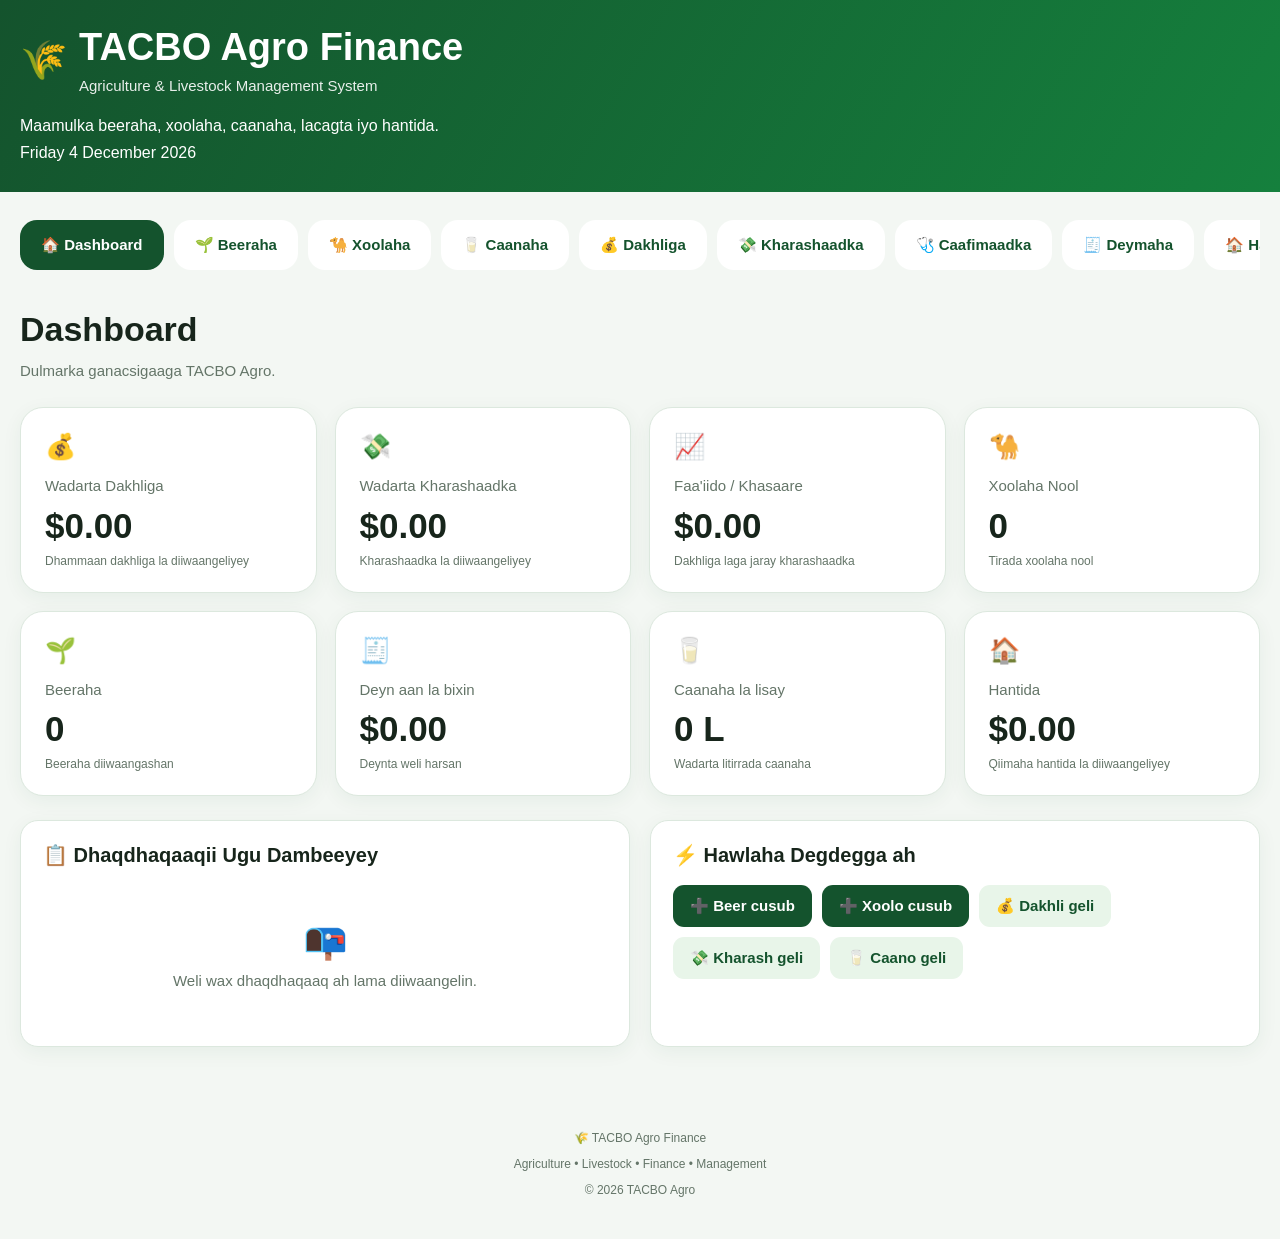
<file: index.html>
<!DOCTYPE html>
<html lang="so">
<head>
<meta charset="UTF-8">
<meta name="viewport" content="width=device-width, initial-scale=1.0">
<meta name="theme-color" content="#14532d">
<meta name="description" content="TACBO Agro Finance - Agriculture and Livestock Management System">
<title>TACBO Agro Finance</title>

<style>
:root {
  --primary: #14532d;
  --secondary: #166534;
  --accent: #22c55e;
  --background: #f3f7f3;
  --surface: #ffffff;
  --text: #17251b;
  --muted: #647568;
  --border: #dce8de;
  --danger: #dc2626;
  --warning: #f59e0b;
  --info: #2563eb;
  --radius: 18px;
  --shadow: 0 5px 20px rgba(20,83,45,.06);
}

* {
  box-sizing: border-box;
}

html {
  scroll-behavior: smooth;
}

body {
  margin: 0;
  background: var(--background);
  color: var(--text);
  font-family: -apple-system, BlinkMacSystemFont, "Segoe UI",
               Roboto, Arial, sans-serif;
  font-size: 15px;
}

button, input, select, textarea {
  font: inherit;
}

button {
  cursor: pointer;
}

button:disabled {
  opacity: .5;
  cursor: not-allowed;
}

.app-header {
  background: linear-gradient(120deg, #14532d, #15803d);
  color: white;
  padding: 26px 20px;
}

.header-inner {
  max-width: 1400px;
  margin: auto;
}

.brand {
  display: flex;
  align-items: center;
  gap: 12px;
}

.brand-icon {
  font-size: 38px;
}

.brand h1 {
  font-size: clamp(24px, 4vw, 38px);
  margin: 0;
}

.brand p {
  margin: 8px 0 0;
  opacity: .9;
}

.header-subtitle {
  margin-top: 18px;
  line-height: 1.7;
  font-size: 16px;
}

.app-layout {
  max-width: 1500px;
  margin: auto;
  padding: 20px;
}

.navigation {
  display: flex;
  gap: 10px;
  overflow-x: auto;
  padding: 8px 0 18px;
  scrollbar-width: thin;
}

.nav-button {
  flex: 0 0 auto;
  border: 1px solid transparent;
  background: white;
  color: var(--primary);
  padding: 15px 20px;
  border-radius: 17px;
  font-weight: 700;
  white-space: nowrap;
  transition: .2s;
}

.nav-button:hover {
  border-color: var(--accent);
}

.nav-button.active {
  background: var(--primary);
  color: white;
}

main {
  min-width: 0;
}

.page {
  display: none;
  animation: fadeIn .2s ease;
}

.page.active {
  display: block;
}

@keyframes fadeIn {
  from {
    opacity: 0;
    transform: translateY(4px);
  }
  to {
    opacity: 1;
    transform: translateY(0);
  }
}

.page-heading {
  margin: 22px 0;
}

.page-heading h2 {
  font-size: clamp(25px, 4vw, 34px);
  margin: 0 0 10px;
}

.page-heading p {
  color: var(--muted);
  line-height: 1.6;
  margin: 0;
}

.cards-grid {
  display: grid;
  grid-template-columns: repeat(4, minmax(0, 1fr));
  gap: 18px;
  margin: 24px 0;
}

.stat-card {
  background: var(--surface);
  border: 1px solid var(--border);
  border-radius: 23px;
  padding: 24px;
  box-shadow: var(--shadow);
  min-width: 0;
}

.stat-card .stat-icon {
  font-size: 25px;
  margin-bottom: 14px;
}

.stat-card .stat-label {
  color: var(--muted);
  font-size: 15px;
  line-height: 1.5;
}

.stat-card .stat-value {
  font-size: clamp(24px, 3vw, 35px);
  font-weight: 800;
  margin-top: 8px;
  overflow-wrap: anywhere;
}

.stat-card .stat-note {
  margin-top: 8px;
  color: var(--muted);
  font-size: 12px;
}

.panel {
  background: var(--surface);
  border: 1px solid var(--border);
  border-radius: var(--radius);
  padding: 22px;
  margin-bottom: 22px;
  box-shadow: var(--shadow);
  min-width: 0;
}

.panel h3 {
  margin: 0 0 18px;
  font-size: 20px;
}

.panel-header {
  display: flex;
  align-items: center;
  justify-content: space-between;
  gap: 12px;
  flex-wrap: wrap;
  margin-bottom: 18px;
}

.panel-header h3 {
  margin: 0;
}

.two-columns {
  display: grid;
  grid-template-columns: repeat(2, minmax(0, 1fr));
  gap: 20px;
}

.three-columns {
  display: grid;
  grid-template-columns: repeat(3, minmax(0, 1fr));
  gap: 15px;
}

.form-grid {
  display: grid;
  grid-template-columns: repeat(2, minmax(0, 1fr));
  gap: 16px;
}

.form-group {
  display: flex;
  flex-direction: column;
  gap: 7px;
  min-width: 0;
}

.form-group.full {
  grid-column: 1 / -1;
}

label {
  font-weight: 650;
  font-size: 14px;
}

input, select, textarea {
  width: 100%;
  min-width: 0;
  padding: 12px 13px;
  border: 1px solid #cbd8cd;
  border-radius: 11px;
  background: white;
  color: var(--text);
  outline: none;
}

input:focus, select:focus, textarea:focus {
  border-color: var(--secondary);
  box-shadow: 0 0 0 3px rgba(34,197,94,.12);
}

textarea {
  resize: vertical;
  min-height: 90px;
}

.button {
  display: inline-flex;
  justify-content: center;
  align-items: center;
  gap: 7px;
  border: 0;
  border-radius: 11px;
  padding: 12px 17px;
  font-weight: 700;
  text-decoration: none;
  transition: .2s;
}

.button:hover {
  filter: brightness(.95);
}

.button-primary {
  background: var(--primary);
  color: white;
}

.button-secondary {
  background: #e8f5e9;
  color: var(--primary);
}

.button-danger {
  background: #fee2e2;
  color: #991b1b;
}

.button-warning {
  background: #fef3c7;
  color: #92400e;
}

.button-info {
  background: #dbeafe;
  color: #1e40af;
}

.button-small {
  padding: 7px 10px;
  font-size: 12px;
  border-radius: 8px;
}

.form-actions {
  display: flex;
  flex-wrap: wrap;
  gap: 10px;
  margin-top: 18px;
}

.table-wrapper {
  width: 100%;
  overflow-x: auto;
  border: 1px solid var(--border);
  border-radius: 12px;
}

table {
  width: 100%;
  border-collapse: collapse;
  min-width: 650px;
  background: white;
}

th, td {
  padding: 13px 14px;
  border-bottom: 1px solid #edf1ed;
  text-align: left;
  vertical-align: middle;
  font-size: 13px;
}

th {
  background: #edf6ee;
  color: var(--primary);
  font-weight: 750;
  white-space: nowrap;
}

tbody tr:hover {
  background: #f8fbf8;
}

tbody tr:last-child td {
  border-bottom: 0;
}

.actions {
  display: flex;
  flex-wrap: wrap;
  gap: 7px;
}

.badge {
  display: inline-block;
  border-radius: 999px;
  padding: 5px 9px;
  font-size: 11px;
  font-weight: 750;
  white-space: nowrap;
}

.badge-success {
  color: #166534;
  background: #dcfce7;
}

.badge-danger {
  color: #991b1b;
  background: #fee2e2;
}

.badge-warning {
  color: #92400e;
  background: #fef3c7;
}

.badge-info {
  color: #1e40af;
  background: #dbeafe;
}

.empty-state {
  padding: 35px 15px;
  text-align: center;
  color: var(--muted);
}

.empty-state .empty-icon {
  font-size: 36px;
  margin-bottom: 10px;
}

.toolbar {
  display: flex;
  flex-wrap: wrap;
  gap: 10px;
  margin-bottom: 16px;
}

.toolbar input {
  flex: 1;
  min-width: 180px;
}

.notice {
  border-radius: 12px;
  padding: 14px 16px;
  margin-bottom: 18px;
  line-height: 1.6;
}

.notice-info {
  background: #eff6ff;
  color: #1e40af;
}

.notice-warning {
  background: #fffbeb;
  color: #92400e;
}

.notice-success {
  background: #f0fdf4;
  color: #166534;
}

.chart-placeholder {
  min-height: 160px;
  display: flex;
  align-items: center;
  justify-content: center;
  text-align: center;
  color: var(--muted);
  border: 1px dashed var(--border);
  border-radius: 14px;
  padding: 20px;
}

.progress-bar {
  height: 9px;
  border-radius: 99px;
  background: #e5eee6;
  overflow: hidden;
}

.progress-bar span {
  display: block;
  height: 100%;
  width: 0;
  background: var(--accent);
  border-radius: 99px;
}

.footer {
  padding: 30px 20px;
  text-align: center;
  color: var(--muted);
  font-size: 12px;
}

.toast-container {
  position: fixed;
  top: 16px;
  right: 16px;
  z-index: 9999;
  display: flex;
  flex-direction: column;
  gap: 10px;
  width: min(340px, calc(100% - 32px));
}

.toast {
  background: #14532d;
  color: white;
  padding: 15px 18px;
  border-radius: 12px;
  box-shadow: 0 8px 25px rgba(0,0,0,.15);
  animation: fadeIn .2s ease;
}

.toast.error {
  background: #991b1b;
}

.toast.warning {
  background: #92400e;
}

.modal-backdrop {
  display: none;
  position: fixed;
  inset: 0;
  z-index: 9000;
  background: rgba(0,0,0,.5);
  align-items: center;
  justify-content: center;
  padding: 16px;
}

.modal-backdrop.open {
  display: flex;
}

.modal {
  width: min(650px, 100%);
  max-height: 90vh;
  overflow-y: auto;
  background: white;
  border-radius: 20px;
  padding: 22px;
}

.modal-header {
  display: flex;
  align-items: center;
  justify-content: space-between;
  gap: 12px;
  margin-bottom: 20px;
}

.modal-header h3 {
  margin: 0;
}

.close-button {
  border: 0;
  background: #f1f5f1;
  border-radius: 9px;
  padding: 8px 12px;
  font-size: 20px;
}

.mobile-menu {
  display: none;
}

@media (max-width: 1100px) {
  .cards-grid {
    grid-template-columns: repeat(2, minmax(0, 1fr));
  }

  .three-columns {
    grid-template-columns: repeat(2, minmax(0, 1fr));
  }
}

@media (max-width: 650px) {
  .app-header {
    padding: 23px 16px;
  }

  .app-layout {
    padding: 13px;
  }

  .brand-icon {
    font-size: 32px;
  }

  .header-subtitle {
    font-size: 14px;
  }

  .navigation {
    gap: 8px;
    margin-right: -13px;
    padding-right: 13px;
  }

  .nav-button {
    padding: 13px 16px;
    font-size: 13px;
  }

  .cards-grid {
    grid-template-columns: repeat(2, minmax(0, 1fr));
    gap: 12px;
  }

  .stat-card {
    padding: 17px 15px;
    border-radius: 19px;
  }

  .stat-card .stat-label {
    font-size: 13px;
  }

  .stat-card .stat-value {
    font-size: 27px;
  }

  .two-columns,
  .three-columns,
  .form-grid {
    grid-template-columns: 1fr;
  }

  .panel {
    padding: 16px;
  }

  .page-heading {
    margin: 18px 0;
  }

  .page-heading h2 {
    font-size: 27px;
  }

  .form-group.full {
    grid-column: auto;
  }

  .button {
    padding: 11px 13px;
  }
}

@media print {
  .app-header,
  .navigation,
  .form-actions,
  .toolbar,
  .actions,
  .no-print {
    display: none !important;
  }

  body {
    background: white;
  }

  .app-layout {
    max-width: 100%;
    padding: 0;
  }

  .page {
    display: none !important;
  }

  .page.active {
    display: block !important;
  }

  .panel,
  .stat-card {
    box-shadow: none;
    break-inside: avoid;
  }
}
</style>
</head>

<body>

<header class="app-header">
  <div class="header-inner">
    <div class="brand">
      <div class="brand-icon">🌾</div>
      <div>
        <h1>TACBO Agro Finance</h1>
        <p>Agriculture &amp; Livestock Management System</p>
      </div>
    </div>

    <div class="header-subtitle">
      Maamulka beeraha, xoolaha, caanaha, lacagta iyo hantida.
      <br>
      <span id="todayDate"></span>
    </div>
  </div>
</header>

<div class="app-layout">

  <nav class="navigation" id="mainNavigation">
    <button class="nav-button active" data-page="dashboard">
      🏠 Dashboard
    </button>

    <button class="nav-button" data-page="farms">
      🌱 Beeraha
    </button>

    <button class="nav-button" data-page="livestock">
      🐪 Xoolaha
    </button>

    <button class="nav-button" data-page="milk">
      🥛 Caanaha
    </button>

    <button class="nav-button" data-page="income">
      💰 Dakhliga
    </button>

    <button class="nav-button" data-page="expenses">
      💸 Kharashaadka
    </button>

    <button class="nav-button" data-page="health">
      🩺 Caafimaadka
    </button>

    <button class="nav-button" data-page="debts">
      🧾 Deymaha
    </button>

    <button class="nav-button" data-page="assets">
      🏠 Hantida
    </button>

    <button class="nav-button" data-page="reports">
      📊 Warbixinnada
    </button>

    <button class="nav-button" data-page="settings">
      ⚙️ Settings
    </button>
  </nav>

  <main>

    <!-- DASHBOARD -->

    <section class="page active" id="page-dashboard">

      <div class="page-heading">
        <h2>Dashboard</h2>
        <p>Dulmarka ganacsigaaga TACBO Agro.</p>
      </div>

      <div class="cards-grid">

        <article class="stat-card">
          <div class="stat-icon">💰</div>
          <div class="stat-label">Wadarta Dakhliga</div>
          <div class="stat-value" id="dashIncome">$0.00</div>
          <div class="stat-note">Dhammaan dakhliga la diiwaangeliyey</div>
        </article>

        <article class="stat-card">
          <div class="stat-icon">💸</div>
          <div class="stat-label">Wadarta Kharashaadka</div>
          <div class="stat-value" id="dashExpenses">$0.00</div>
          <div class="stat-note">Kharashaadka la diiwaangeliyey</div>
        </article>

        <article class="stat-card">
          <div class="stat-icon">📈</div>
          <div class="stat-label">Faa'iido / Khasaare</div>
          <div class="stat-value" id="dashProfit">$0.00</div>
          <div class="stat-note">Dakhliga laga jaray kharashaadka</div>
        </article>

        <article class="stat-card">
          <div class="stat-icon">🐪</div>
          <div class="stat-label">Xoolaha Nool</div>
          <div class="stat-value" id="dashLivestock">0</div>
          <div class="stat-note">Tirada xoolaha nool</div>
        </article>

        <article class="stat-card">
          <div class="stat-icon">🌱</div>
          <div class="stat-label">Beeraha</div>
          <div class="stat-value" id="dashFarms">0</div>
          <div class="stat-note">Beeraha diiwaangashan</div>
        </article>

        <article class="stat-card">
          <div class="stat-icon">🧾</div>
          <div class="stat-label">Deyn aan la bixin</div>
          <div class="stat-value" id="dashDebts">$0.00</div>
          <div class="stat-note">Deynta weli harsan</div>
        </article>

        <article class="stat-card">
          <div class="stat-icon">🥛</div>
          <div class="stat-label">Caanaha la lisay</div>
          <div class="stat-value" id="dashMilk">0 L</div>
          <div class="stat-note">Wadarta litirrada caanaha</div>
        </article>

        <article class="stat-card">
          <div class="stat-icon">🏠</div>
          <div class="stat-label">Hantida</div>
          <div class="stat-value" id="dashAssets">$0.00</div>
          <div class="stat-note">Qiimaha hantida la diiwaangeliyey</div>
        </article>

      </div>

      <div class="two-columns">

        <div class="panel">
          <h3>📋 Dhaqdhaqaaqii Ugu Dambeeyey</h3>

          <div id="recentActivity">
            <div class="empty-state">
              <div class="empty-icon">📭</div>
              Weli wax dhaqdhaqaaq ah lama diiwaangelin.
            </div>
          </div>
        </div>

        <div class="panel">
          <h3>⚡ Hawlaha Degdegga ah</h3>

          <div class="form-actions">
            <button class="button button-primary"
                    onclick="showPage('farms')">
              ➕ Beer cusub
            </button>

            <button class="button button-primary"
                    onclick="showPage('livestock')">
              ➕ Xoolo cusub
            </button>

            <button class="button button-secondary"
                    onclick="showPage('income')">
              💰 Dakhli geli
            </button>

            <button class="button button-secondary"
                    onclick="showPage('expenses')">
              💸 Kharash geli
            </button>

            <button class="button button-secondary"
                    onclick="showPage('milk')">
              🥛 Caano geli
            </button>
          </div>
        </div>

      </div>

    </section>

    <!-- BEERAHA -->

    <section class="page" id="page-farms">

      <div class="page-heading">
        <h2>🌱 Maamulka Beeraha</h2>
        <p>Diiwaangeli beeraha, dhulka, dalagyada iyo wax-soo-saarka.</p>
      </div>

      <div class="panel">
        <h3>➕ Diiwaangeli Beer Cusub</h3>

        <form id="farmForm">

          <div class="form-grid">

            <div class="form-group">
              <label for="farmName">Magaca beerta *</label>
              <input id="farmName" name="name" required
                     placeholder="Tusaale: Beerta TACBO">
            </div>

            <div class="form-group">
              <label for="farmLocation">Goobta beerta *</label>
              <input id="farmLocation" name="location" required
                     placeholder="Tusaale: Shalabood">
            </div>

            <div class="form-group">
              <label for="farmSize">Baaxadda dhulka (hektar)</label>
              <input id="farmSize" name="size" type="number"
                     min="0" step="0.01" placeholder="20">
            </div>

            <div class="form-group">
              <label for="farmCrop">Dalagga la beerayo</label>
              <select id="farmCrop" name="crop">
                <option value="">Dooro dalagga</option>
                <option>Galley</option>
                <option>Masago</option>
                <option>Qamadi</option>
                <option>Yaanyo</option>
                <option>Basal</option>
                <option>Toon</option>
                <option>Qajaar</option>
                <option>Qare</option>
                <option>Calafka xoolaha</option>
                <option>Sunflower</option>
                <option>Dalag kale</option>
              </select>
            </div>

            <div class="form-group">
              <label for="farmWater">Habka waraabka</label>
              <select id="farmWater" name="irrigation">
                <option value="">Dooro habka waraabka</option>
                <option>Solar Pump</option>
                <option>Drip Irrigation</option>
                <option>Sprinkler</option>
                <option>Waraab caadi ah</option>
                <option>Roob ku tiirsan</option>
              </select>
            </div>

            <div class="form-group">
              <label for="farmStatus">Xaaladda beerta</label>
              <select id="farmStatus" name="status">
                <option value="active">Shaqaynaysa</option>
                <option value="planned">Qorshaysan</option>
                <option value="inactive">Hakadka ku jirta</option>
              </select>
            </div>

            <div class="form-group">
              <label for="farmStart">Taariikhda bilowga</label>
              <input id="farmStart" name="startDate" type="date">
            </div>

            <div class="form-group">
              <label for="farmCost">Kharashka bilowga ($)</label>
              <input id="farmCost" name="cost" type="number"
                     min="0" step="0.01" value="0">
            </div>

            <div class="form-group full">
              <label for="farmNotes">Faahfaahin</label>
              <textarea id="farmNotes" name="notes"
                        placeholder="Qor faahfaahin dheeraad ah..."></textarea>
            </div>

          </div>

          <div class="form-actions">
            <button class="button button-primary" type="submit">
              💾 Kaydi Beerta
            </button>

            <button class="button button-secondary"
                    type="reset">
              Nadiifi Foomka
            </button>
          </div>

        </form>
      </div>

      <div class="panel">
        <div class="panel-header">
          <h3>📋 Liiska Beeraha</h3>
          <span id="farmCount" class="badge badge-info">0 beer</span>
        </div>

        <div class="toolbar">
          <input type="search" id="farmSearch"
                 placeholder="🔍 Raadi magaca ama goobta beerta...">
          <button class="button button-secondary"
                  onclick="exportCSV('farms')">
            📥 CSV
          </button>
        </div>

        <div id="farmTable"></div>
      </div>

    </section>

    <!-- XOOLAHA -->

    <section class="page" id="page-livestock">

      <div class="page-heading">
        <h2>🐪 Maamulka Xoolaha</h2>
        <p>Diiwaangeli xoolaha, aqoonsigooda, xaaladdooda iyo qiimahooda.</p>
      </div>

      <div class="panel">
        <h3>➕ Diiwaangeli Xoolo</h3>

        <form id="livestockForm">

          <div class="form-grid">

            <div class="form-group">
              <label for="animalType">Nooca xoolaha *</label>
              <select id="animalType" name="type" required>
                <option value="">Dooro nooca</option>
                <option value="ARI">Ari</option>
                <option value="GEEL">Geel</option>
                <option value="LO">Lo'</option>
                <option value="DIGAAG">Digaag</option>
                <option value="FARAS">Faras</option>
                <option value="KALE">Xoolo kale</option>
              </select>
            </div>

            <div class="form-group">
              <label for="animalQuantity">Tirada *</label>
              <input id="animalQuantity" name="quantity"
                     type="number" min="1" max="5000"
                     step="1" value="1" required>
            </div>

            <div class="form-group">
              <label for="animalBreed">Jinsiga / Nooca gaarka ah</label>
              <input id="animalBreed" name="breed"
                     placeholder="Tusaale: Somali Blackhead">
            </div>

            <div class="form-group">
              <label for="animalSex">Jinsiga</label>
              <select id="animalSex" name="sex">
                <option value="unknown">Lama cayimin</option>
                <option value="male">Lab</option>
                <option value="female">Dhedig</option>
              </select>
            </div>

            <div class="form-group">
              <label for="animalAge">Da'da</label>
              <input id="animalAge" name="age"
                     type="number" min="0" step="0.1"
                     placeholder="Sanado">
            </div>

            <div class="form-group">
              <label for="animalUnitCost">Qiimaha halkii neef ($)</label>
              <input id="animalUnitCost" name="unitCost"
                     type="number" min="0" step="0.01" value="0">
            </div>

            <div class="form-group">
              <label for="animalPurchaseDate">Taariikhda la keenay</label>
              <input id="animalPurchaseDate" name="purchaseDate"
                     type="date">
            </div>

            <div class="form-group">
              <label for="animalOrigin">Meesha laga keenay</label>
              <input id="animalOrigin" name="origin"
                     placeholder="Goobta ama suuqa">
            </div>

            <div class="form-group">
              <label for="animalStatus">Xaaladda</label>
              <select id="animalStatus" name="status">
                <option value="live">Nool</option>
                <option value="sold">La iibiyey</option>
                <option value="dead">Dhimasho</option>
              </select>
            </div>

            <div class="form-group">
              <label for="animalFarm">Beerta ay joogaan</label>
              <select id="animalFarm" name="farmId">
                <option value="">Dooro beer (ikhtiyaari)</option>
              </select>
            </div>

            <div class="form-group full">
              <label for="animalNotes">Faahfaahin</label>
              <textarea id="animalNotes" name="notes"
                        placeholder="Tusaale: tallaal, calaamad ama xog kale..."></textarea>
            </div>

          </div>

          <div class="notice notice-info">
            💡 Marka aad diiwaangeliso tiro badan, nidaamku wuxuu
            neef kasta siin doonaa ID u gaar ah, sida ARI-0001.
          </div>

          <div class="form-actions">
            <button class="button button-primary" type="submit">
              💾 Diiwaangeli Xoolaha
            </button>

            <button class="button button-secondary" type="reset">
              Nadiifi Foomka
            </button>
          </div>

        </form>
      </div>

      <div class="panel">

        <div class="panel-header">
          <h3>📋 Diiwaanka Xoolaha</h3>
          <span id="livestockCount"
                class="badge badge-info">0 neef</span>
        </div>

        <div class="toolbar">
          <input type="search" id="livestockSearch"
                 placeholder="🔍 Raadi ID ama nooca xoolaha...">

          <select id="livestockFilter">
            <option value="">Dhammaan xaaladaha</option>
            <option value="live">Nool</option>
            <option value="sold">La iibiyey</option>
            <option value="dead">Dhimasho</option>
          </select>

          <button class="button button-secondary"
                  onclick="exportCSV('livestock')">
            📥 CSV
          </button>
        </div>

        <div id="livestockTable"></div>

      </div>

    </section>

    <!-- CAANAHA -->

    <section class="page" id="page-milk">

      <div class="page-heading">
        <h2>🥛 Maamulka Caanaha</h2>
        <p>Diiwaangeli caanaha la lisay, la iibiyey iyo faa'iidada.</p>
      </div>

      <div class="cards-grid">

        <article class="stat-card">
          <div class="stat-label">Caanaha la lisay</div>
          <div class="stat-value" id="milkTotalProduced">0 L</div>
        </article>

        <article class="stat-card">
          <div class="stat-label">Caanaha la iibiyey</div>
          <div class="stat-value" id="milkTotalSold">0 L</div>
        </article>

        <article class="stat-card">
          <div class="stat-label">Caanaha haray</div>
          <div class="stat-value" id="milkTotalRemaining">0 L</div>
        </article>

        <article class="stat-card">
          <div class="stat-label">Dakhliga caanaha</div>
          <div class="stat-value" id="milkTotalRevenue">$0.00</div>
        </article>

      </div>

      <div class="panel">
        <h3>➕ Diiwaangeli Wax-soo-saarka Caanaha</h3>

        <form id="milkForm">

          <div class="form-grid">

            <div class="form-group">
              <label for="milkDate">Taariikhda *</label>
              <input id="milkDate" name="date"
                     type="date" required>
            </div>

            <div class="form-group">
              <label for="milkAnimal">ID-ga neefka (ikhtiyaari)</label>
              <input id="milkAnimal" name="animalId"
                     placeholder="Tusaale: GEEL-0001">
            </div>

            <div class="form-group">
              <label for="milkProduced">Caanaha la lisay (litir) *</label>
              <input id="milkProduced" name="produced"
                     type="number" min="0" step="0.01"
                     value="0" required>
            </div>

            <div class="form-group">
              <label for="milkSold">Caanaha la iibiyey (litir)</label>
              <input id="milkSold" name="sold"
                     type="number" min="0" step="0.01"
                     value="0">
            </div>

            <div class="form-group">
              <label for="milkPrice">Qiimaha halkii litir ($)</label>
              <input id="milkPrice" name="price"
                     type="number" min="0" step="0.01"
                     value="0">
            </div>

            <div class="form-group">
              <label for="milkCost">Kharashka guud ($)</label>
              <input id="milkCost" name="cost"
                     type="number" min="0" step="0.01"
                     value="0">
            </div>

            <div class="form-group full">
              <label for="milkNotes">Faahfaahin</label>
              <textarea id="milkNotes" name="notes"
                        placeholder="Goobta iibka ama xog kale..."></textarea>
            </div>

          </div>

          <div class="form-actions">
            <button class="button button-primary" type="submit">
              💾 Kaydi Xogta Caanaha
            </button>
          </div>

        </form>
      </div>

      <div class="panel">
        <div class="panel-header">
          <h3>📋 Diiwaanka Caanaha</h3>
          <button class="button button-secondary"
                  onclick="exportCSV('milk')">
            📥 CSV
          </button>
        </div>

        <div id="milkTable"></div>
      </div>

    </section>

    <!-- DAKHLIGA -->

    <section class="page" id="page-income">

      <div class="page-heading">
        <h2>💰 Maamulka Dakhliga</h2>
        <p>Diiwaangeli dhammaan lacagaha ganacsiga soo gala.</p>
      </div>

      <div class="panel">
        <h3>➕ Diiwaangeli Dakhli Cusub</h3>

        <form id="incomeForm">

          <div class="form-grid">

            <div class="form-group">
              <label for="incomeDate">Taariikhda *</label>
              <input id="incomeDate" name="date"
                     type="date" required>
            </div>

            <div class="form-group">
              <label for="incomeCategory">Qaybta dakhliga *</label>
              <select id="incomeCategory" name="category" required>
                <option value="">Dooro qaybta</option>
                <option>Iibka xoolaha</option>
                <option>Iibka caanaha</option>
                <option>Iibka dalagyada</option>
                <option>Iibka calafka</option>
                <option>Iibka hantida</option>
                <option>Dakhli kale</option>
              </select>
            </div>

            <div class="form-group">
              <label for="incomeDescription">Faahfaahinta *</label>
              <input id="incomeDescription" name="description"
                     required placeholder="Maxaa la iibiyey?">
            </div>

            <div class="form-group">
              <label for="incomeAmount">Lacagta ($) *</label>
              <input id="incomeAmount" name="amount"
                     type="number" min="0.01"
                     step="0.01" required>
            </div>

            <div class="form-group">
              <label for="incomePayment">Habka lacag-bixinta</label>
              <select id="incomePayment" name="payment">
                <option>Cash</option>
                <option>EVC Plus</option>
                <option>Zaad</option>
                <option>Bank</option>
                <option>Mobile Money</option>
                <option>Deyn</option>
                <option>Hab kale</option>
              </select>
            </div>

            <div class="form-group">
              <label for="incomeCustomer">Macmiilka</label>
              <input id="incomeCustomer" name="customer"
                     placeholder="Magaca macmiilka">
            </div>

            <div class="form-group full">
              <label for="incomeNotes">Faahfaahin dheeraad ah</label>
              <textarea id="incomeNotes" name="notes"></textarea>
            </div>

          </div>

          <div class="form-actions">
            <button class="button button-primary" type="submit">
              💾 Kaydi Dakhliga
            </button>
          </div>

        </form>
      </div>

      <div class="panel">
        <div class="panel-header">
          <h3>📋 Diiwaanka Dakhliga</h3>
          <button class="button button-secondary"
                  onclick="exportCSV('income')">
            📥 CSV
          </button>
        </div>

        <div id="incomeTable"></div>
      </div>

    </section>

    <!-- KHARASHAADKA -->

    <section class="page" id="page-expenses">

      <div class="page-heading">
        <h2>💸 Maamulka Kharashaadka</h2>
        <p>La soco kharashaadka beeraha, xoolaha, shaqaalaha iyo qalabka.</p>
      </div>

      <div class="panel">
        <h3>➕ Diiwaangeli Kharash Cusub</h3>

        <form id="expensesForm">

          <div class="form-grid">

            <div class="form-group">
              <label for="expenseDate">Taariikhda *</label>
              <input id="expenseDate" name="date"
                     type="date" required>
            </div>

            <div class="form-group">
              <label for="expenseCategory">Qaybta kharashka *</label>
              <select id="expenseCategory" name="category" required>
                <option value="">Dooro qaybta</option>
                <option>Calafka xoolaha</option>
                <option>Daawooyinka xoolaha</option>
                <option>Abuurka</option>
                <option>Bacriminta</option>
                <option>Shidaalka</option>
                <option>Waraabka</option>
                <option>Mushaharka shaqaalaha</option>
                <option>Gaadiidka</option>
                <option>Dayactirka</option>
                <option>Korontada</option>
                <option>Kirada</option>
                <option>Kharash kale</option>
              </select>
            </div>

            <div class="form-group">
              <label for="expenseDescription">Faahfaahinta *</label>
              <input id="expenseDescription" name="description"
                     required placeholder="Maxaa la bixiyey?">
            </div>

            <div class="form-group">
              <label for="expenseAmount">Lacagta ($) *</label>
              <input id="expenseAmount" name="amount"
                     type="number" min="0.01"
                     step="0.01" required>
            </div>

            <div class="form-group">
              <label for="expensePayment">Habka lacag-bixinta</label>
              <select id="expensePayment" name="payment">
                <option>Cash</option>
                <option>EVC Plus</option>
                <option>Zaad</option>
                <option>Bank</option>
                <option>Mobile Money</option>
                <option>Deyn</option>
                <option>Hab kale</option>
              </select>
            </div>

            <div class="form-group">
              <label for="expenseSupplier">Cidda lacagta la siiyey</label>
              <input id="expenseSupplier" name="supplier"
                     placeholder="Magaca qofka ama shirkadda">
            </div>

            <div class="form-group full">
              <label for="expenseNotes">Faahfaahin dheeraad ah</label>
              <textarea id="expenseNotes" name="notes"></textarea>
            </div>

          </div>

          <div class="form-actions">
            <button class="button button-primary" type="submit">
              💾 Kaydi Kharashka
            </button>
          </div>

        </form>
      </div>

      <div class="panel">
        <div class="panel-header">
          <h3>📋 Diiwaanka Kharashaadka</h3>
          <button class="button button-secondary"
                  onclick="exportCSV('expenses')">
            📥 CSV
          </button>
        </div>

        <div id="expensesTable"></div>
      </div>

    </section>

    <!-- CAAFIMAADKA XOOLAHA -->

    <section class="page" id="page-health">

      <div class="page-heading">
        <h2>🩺 Caafimaadka Xoolaha</h2>
        <p>Diiwaangeli tallaalka, daaweynta, baaritaanka iyo kharashaadka caafimaadka.</p>
      </div>

      <div class="panel">
        <h3>➕ Diiwaangeli Dhacdo Caafimaad</h3>

        <form id="healthForm">

          <div class="form-grid">

            <div class="form-group">
              <label for="healthDate">Taariikhda *</label>
              <input id="healthDate" name="date"
                     type="date" required>
            </div>

            <div class="form-group">
              <label for="healthAnimalId">ID-ga neefka *</label>
              <input id="healthAnimalId" name="animalId"
                     required placeholder="Tusaale: ARI-0001">
            </div>

            <div class="form-group">
              <label for="healthType">Nooca adeegga *</label>
              <select id="healthType" name="type" required>
                <option value="">Dooro adeegga</option>
                <option>Tallaal</option>
                <option>Daaweyn</option>
                <option>Baaritaan</option>
                <option>Gooryaan-dil</option>
                <option>Qalliin</option>
                <option>Mid kale</option>
              </select>
            </div>

            <div class="form-group">
              <label for="healthCondition">Xaaladda / Cudurka</label>
              <input id="healthCondition" name="condition"
                     placeholder="Sharax xaaladda">
            </div>

            <div class="form-group">
              <label for="healthTreatment">Daawada / Adeegga</label>
              <input id="healthTreatment" name="treatment"
                     placeholder="Magaca daawada ama adeegga">
            </div>

            <div class="form-group">
              <label for="healthVet">Dhakhtarka xoolaha</label>
              <input id="healthVet" name="vet"
                     placeholder="Magaca dhakhtarka">
            </div>

            <div class="form-group">
              <label for="healthCost">Kharashka ($)</label>
              <input id="healthCost" name="cost"
                     type="number" min="0"
                     step="0.01" value="0">
            </div>

            <div class="form-group">
              <label for="healthNextDate">Taariikhda xigta</label>
              <input id="healthNextDate" name="nextDate"
                     type="date">
            </div>

            <div class="form-group full">
              <label for="healthNotes">Faahfaahin</label>
              <textarea id="healthNotes" name="notes"></textarea>
            </div>

          </div>

          <div class="form-actions">
            <button class="button button-primary" type="submit">
              💾 Kaydi Xogta Caafimaadka
            </button>
          </div>

        </form>
      </div>

      <div class="panel">
        <div class="panel-header">
          <h3>📋 Diiwaanka Caafimaadka</h3>
          <button class="button button-secondary"
                  onclick="exportCSV('health')">
            📥 CSV
          </button>
        </div>

        <div id="healthTable"></div>
      </div>

    </section>

    <!-- DEYMAHA -->

    <section class="page" id="page-debts">

      <div class="page-heading">
        <h2>🧾 Maamulka Deymaha</h2>
        <p>La soco deymaha lagugu leeyahay iyo kuwa aad dadka ku leedahay.</p>
      </div>

      <div class="panel">
        <h3>➕ Diiwaangeli Deyn</h3>

        <form id="debtsForm">

          <div class="form-grid">

            <div class="form-group">
              <label for="debtType">Nooca deynta *</label>
              <select id="debtType" name="type" required>
                <option value="receivable">Lacag nalagu leeyahay</option>
                <option value="payable">Lacag aan leenahay</option>
              </select>
            </div>

            <div class="form-group">
              <label for="debtPerson">Magaca qofka / shirkadda *</label>
              <input id="debtPerson" name="person"
                     required placeholder="Magaca">
            </div>

            <div class="form-group">
              <label for="debtDate">Taariikhda *</label>
              <input id="debtDate" name="date"
                     type="date" required>
            </div>

            <div class="form-group">
              <label for="debtAmount">Lacagta guud ($) *</label>
              <input id="debtAmount" name="amount"
                     type="number" min="0.01"
                     step="0.01" required>
            </div>

            <div class="form-group">
              <label for="debtPaid">Lacagta la bixiyey / la helay ($)</label>
              <input id="debtPaid" name="paid"
                     type="number" min="0"
                     step="0.01" value="0">
            </div>

            <div class="form-group">
              <label for="debtDueDate">Taariikhda kama dambaysta ah</label>
              <input id="debtDueDate" name="dueDate"
                     type="date">
            </div>

            <div class="form-group full">
              <label for="debtNotes">Faahfaahin</label>
              <textarea id="debtNotes" name="notes"></textarea>
            </div>

          </div>

          <div class="form-actions">
            <button class="button button-primary" type="submit">
              💾 Kaydi Deynta
            </button>
          </div>

        </form>
      </div>

      <div class="panel">
        <div class="panel-header">
          <h3>📋 Diiwaanka Deymaha</h3>
          <button class="button button-secondary"
                  onclick="exportCSV('debts')">
            📥 CSV
          </button>
        </div>

        <div id="debtsTable"></div>
      </div>

    </section>

    <!-- HANTIDA -->

    <section class="page" id="page-assets">

      <div class="page-heading">
        <h2>🏠 Maamulka Hantida</h2>
        <p>Diiwaangeli ceelasha, matoorada, qalabka, gaadiidka iyo hantida kale.</p>
      </div>

      <div class="panel">
        <h3>➕ Diiwaangeli Hanti Cusub</h3>

        <form id="assetsForm">

          <div class="form-grid">

            <div class="form-group">
              <label for="assetName">Magaca hantida *</label>
              <input id="assetName" name="name"
                     required placeholder="Tusaale: Solar Pump">
            </div>

            <div class="form-group">
              <label for="assetCategory">Qaybta hantida *</label>
              <select id="assetCategory" name="category" required>
                <option value="">Dooro qaybta</option>
                <option>Dhul</option>
                <option>Ceel</option>
                <option>Matoor</option>
                <option>Solar Panels</option>
                <option>Tractor</option>
                <option>Gaari</option>
                <option>Qalab beeraha</option>
                <option>Dhisme</option>
                <option>Qalab xoolaha</option>
                <option>Qaboojiye</option>
                <option>Hanti kale</option>
              </select>
            </div>

            <div class="form-group">
              <label for="assetDate">Taariikhda la iibsaday</label>
              <input id="assetDate" name="date"
                     type="date">
            </div>

            <div class="form-group">
              <label for="assetCost">Qiimaha iibka ($) *</label>
              <input id="assetCost" name="cost"
                     type="number" min="0"
                     step="0.01" required>
            </div>

            <div class="form-group">
              <label for="assetValue">Qiimaha hadda ($)</label>
              <input id="assetValue" name="value"
                     type="number" min="0"
                     step="0.01" value="0">
            </div>

            <div class="form-group">
              <label for="assetStatus">Xaaladda hantida</label>
              <select id="assetStatus" name="status">
                <option value="active">Shaqaynaysa</option>
                <option value="maintenance">Dayactir u baahan</option>
                <option value="inactive">Aan shaqaynayn</option>
                <option value="sold">La iibiyey</option>
              </select>
            </div>

            <div class="form-group full">
              <label for="assetNotes">Faahfaahin</label>
              <textarea id="assetNotes" name="notes"></textarea>
            </div>

          </div>

          <div class="form-actions">
            <button class="button button-primary" type="submit">
              💾 Kaydi Hantida
            </button>
          </div>

        </form>
      </div>

      <div class="panel">
        <div class="panel-header">
          <h3>📋 Diiwaanka Hantida</h3>
          <button class="button button-secondary"
                  onclick="exportCSV('assets')">
            📥 CSV
          </button>
        </div>

        <div id="assetsTable"></div>
      </div>

    </section>

    <!-- WARBIXINNADA -->

    <section class="page" id="page-reports">

      <div class="page-heading">
        <h2>📊 Warbixinnada</h2>
        <p>Warbixinta dakhliga, kharashaadka, xoolaha iyo hantida.</p>
      </div>

      <div class="panel">
        <h3>📅 Warbixinta Taariikhda</h3>

        <div class="form-grid">
          <div class="form-group">
            <label for="reportFrom">Laga bilaabo</label>
            <input id="reportFrom" type="date">
          </div>

          <div class="form-group">
            <label for="reportTo">Ilaa taariikhda</label>
            <input id="reportTo" type="date">
          </div>
        </div>

        <div class="form-actions">
          <button class="button button-primary"
                  onclick="generateReport()">
            📊 Samee Warbixin
          </button>

          <button class="button button-secondary"
                  onclick="window.print()">
            🖨️ Daabac
          </button>
        </div>

        <div id="reportOutput"></div>
      </div>

      <div class="panel">
        <h3>📥 Soo Dejinta Xogta</h3>
        <p>Waxaad xogta qaybaha kala duwan ugu dhoofin kartaa CSV.</p>

        <div class="form-actions">
          <button class="button button-secondary"
                  onclick="exportCSV('farms')">Beeraha CSV</button>

          <button class="button button-secondary"
                  onclick="exportCSV('livestock')">Xoolaha CSV</button>

          <button class="button button-secondary"
                  onclick="exportCSV('income')">Dakhliga CSV</button>

          <button class="button button-secondary"
                  onclick="exportCSV('expenses')">Kharashaadka CSV</button>

          <button class="button button-secondary"
                  onclick="exportCSV('milk')">Caanaha CSV</button>

          <button class="button button-secondary"
                  onclick="exportCSV('debts')">Deymaha CSV</button>

          <button class="button button-secondary"
                  onclick="exportCSV('assets')">Hantida CSV</button>

          <button class="button button-secondary"
                  onclick="exportCSV('health')">Caafimaadka CSV</button>
        </div>
      </div>

    </section>

    <!-- SETTINGS -->

    <section class="page" id="page-settings">

      <div class="page-heading">
        <h2>⚙️ Settings</h2>
        <p>Dejimaha nidaamka, kaydinta xogta iyo luqadda.</p>
      </div>

      <div class="panel">
        <h3>🌍 Dejinta Luqadda</h3>

        <div class="form-group">
          <label for="languageSelect">Luqadda app-ka</label>
          <select id="languageSelect">
            <option value="so">Af-Soomaali</option>
            <option value="en">English</option>
          </select>
        </div>

        <div class="form-actions">
          <button class="button button-primary"
                  onclick="saveLanguage()">
            💾 Kaydi Luqadda
          </button>
        </div>
      </div>

      <div class="panel">
        <h3>💾 Kaydinta iyo Soo Celinta</h3>

        <div class="notice notice-warning">
          Xogta ku kaydsan browser-ka waxay ku xirnaan kartaa
          qalabka aad isticmaalayso. Samee Backup joogto ah.
          LocalStorage kaligiis ma aha kaydin online ah.
        </div>

        <div class="form-actions">
          <button class="button button-primary"
                  onclick="backupData()">
            📥 Soo dejiso Backup
          </button>

          <button class="button button-secondary"
                  onclick="document.getElementById('restoreFile').click()">
            📤 Soo celi Backup
          </button>

          <input type="file" id="restoreFile"
                 accept=".json,application/json"
                 hidden>

          <button class="button button-danger"
                  onclick="confirmClearData()">
            🗑️ Tirtir Dhammaan Xogta
          </button>
        </div>
      </div>

      <div class="panel">
        <h3>ℹ️ Macluumaadka App-ka</h3>

        <p><strong>Magaca:</strong> TACBO Agro Finance</p>
        <p><strong>Nooca:</strong> 1.0.0</p>
        <p><strong>Ujeeddo:</strong> Maamulka beeraha, xoolaha iyo dhaqaalaha.</p>
        <p><strong>Kaydinta:</strong> LocalStorage ilaa adeeg online ah la habeeyo.</p>
      </div>

    </section>

  </main>

</div>

<footer class="footer">
  <p>🌾 TACBO Agro Finance</p>
  <p>Agriculture • Livestock • Finance • Management</p>
  <p>© <span id="footerYear"></span> TACBO Agro</p>
</footer>

<div class="toast-container" id="toastContainer"></div>

<div class="modal-backdrop" id="editModal">
  <div class="modal">
    <div class="modal-header">
      <h3 id="editModalTitle">✏️ Wax ka beddel</h3>
      <button class="close-button"
              onclick="closeEditModal()"
              aria-label="Xir">×</button>
    </div>

    <div id="editModalContent"></div>
  </div>
</div>
<script>
"use strict";

/* =========================================
   TACBO AGRO FINANCE
   QAYBTA 2: DATA ENGINE
========================================= */

/* ---------- 1. CONFIGURATION ---------- */

const TACBO = {
  name: "TACBO Agro Finance",
  version: "1.0.0",
  currency: "USD",
  locale: "en-US",
  storageKey: "tacbo_agro_finance_v1"
};

const COLLECTIONS = [
  "farms",
  "livestock",
  "milk",
  "income",
  "expenses",
  "health",
  "debts",
  "assets"
];

const COLLECTION_LABELS = {
  farms: "Beeraha",
  livestock: "Xoolaha",
  milk: "Caanaha",
  income: "Dakhliga",
  expenses: "Kharashaadka",
  health: "Caafimaadka",
  debts: "Deymaha",
  assets: "Hantida"
};

const STATUS_LABELS = {
  active: "Shaqaynaysa",
  planned: "Qorshaysan",
  inactive: "Aan shaqaynayn",
  live: "Nool",
  sold: "La iibiyey",
  dead: "Dhimasho",
  maintenance: "Dayactir u baahan",
  receivable: "Lacag nalagu leeyahay",
  payable: "Lacag aan leenahay",
  male: "Lab",
  female: "Dhedig",
  unknown: "Lama cayimin"
};

/* ---------- 2. APP STATE ---------- */

let db = createEmptyDatabase();

let currentEdit = null;
let currentPage = "dashboard";
let currentLanguage = "so";
let lastBackupDate = null;

function createEmptyDatabase() {
  return {
    meta: {
      version: TACBO.version,
      createdAt: new Date().toISOString(),
      updatedAt: new Date().toISOString()
    },
    counters: {
      farms: 0,
      livestock: 0,
      milk: 0,
      income: 0,
      expenses: 0,
      health: 0,
      debts: 0,
      assets: 0
    },
    farms: [],
    livestock: [],
    milk: [],
    income: [],
    expenses: [],
    health: [],
    debts: [],
    assets: []
  };
}

/* ---------- 3. GENERAL HELPERS ---------- */

function $(id) {
  return document.getElementById(id);
}

function makeId() {
  if (
    typeof crypto !== "undefined" &&
    typeof crypto.randomUUID === "function"
  ) {
    return crypto.randomUUID();
  }

  return (
    Date.now().toString(36) +
    Math.random().toString(36).slice(2, 12)
  );
}

function numberValue(value) {
  const n = Number(value);

  return Number.isFinite(n) ? n : 0;
}

function money(value) {
  const n = numberValue(value);

  return new Intl.NumberFormat(TACBO.locale, {
    style: "currency",
    currency: TACBO.currency,
    minimumFractionDigits: 2,
    maximumFractionDigits: 2
  }).format(n);
}

function numberFormat(value, decimals = 2) {
  return new Intl.NumberFormat("en-US", {
    minimumFractionDigits: 0,
    maximumFractionDigits: decimals
  }).format(numberValue(value));
}

function todayISO() {
  const d = new Date();

  const local = new Date(
    d.getTime() - d.getTimezoneOffset() * 60000
  );

  return local.toISOString().slice(0, 10);
}

function escapeHTML(value) {
  return String(value ?? "")
    .replace(/&/g, "&amp;")
    .replace(/</g, "&lt;")
    .replace(/>/g, "&gt;")
    .replace(/"/g, "&quot;")
    .replace(/'/g, "&#039;");
}

function formatDate(value) {
  if (!value) return "—";

  const d = new Date(value + "T00:00:00");

  if (Number.isNaN(d.getTime())) {
    return escapeHTML(value);
  }

  return d.toLocaleDateString("en-GB");
}

function statusLabel(value) {
  return STATUS_LABELS[value] || value || "—";
}

function badgeClass(value) {
  if (
    value === "live" ||
    value === "active" ||
    value === "completed"
  ) {
    return "badge-success";
  }

  if (
    value === "dead" ||
    value === "inactive" ||
    value === "overdue"
  ) {
    return "badge-danger";
  }

  if (
    value === "maintenance" ||
    value === "planned"
  ) {
    return "badge-warning";
  }

  return "badge-info";
}

function safeArray(value) {
  return Array.isArray(value) ? value : [];
}

/* ---------- 4. NOTIFICATIONS ---------- */

function toast(message, type = "success") {
  const container = $("toastContainer");

  if (!container) {
    alert(message);
    return;
  }

  const el = document.createElement("div");

  el.className =
    "toast" +
    (type === "error" ? " error" : "") +
    (type === "warning" ? " warning" : "");

  el.textContent = message;

  container.appendChild(el);

  setTimeout(() => {
    el.remove();
  }, 3500);
}

/* ---------- 5. LOCAL DATABASE ---------- */

function saveDatabase(showMessage = false) {
  try {
    db.meta.updatedAt = new Date().toISOString();

    localStorage.setItem(
      TACBO.storageKey,
      JSON.stringify(db)
    );

    if (showMessage) {
      toast("Xogta si guul leh ayaa loo kaydiyey.");
    }

    return true;

  } catch (error) {
    console.error("TACBO save error:", error);

    toast(
      "Kaydintu way fashilantay. Hubi booska browser-ka.",
      "error"
    );

    return false;
  }
}

function loadDatabase() {
  try {
    const raw = localStorage.getItem(TACBO.storageKey);

    if (!raw) {
      db = createEmptyDatabase();
      saveDatabase(false);
      return;
    }

    const parsed = JSON.parse(raw);

    if (
      !parsed ||
      typeof parsed !== "object"
    ) {
      throw new Error("Database format is invalid.");
    }

    const fresh = createEmptyDatabase();

    db = {
      ...fresh,
      ...parsed,
      meta: {
        ...fresh.meta,
        ...(parsed.meta || {})
      },
      counters: {
        ...fresh.counters,
        ...(parsed.counters || {})
      }
    };

    COLLECTIONS.forEach(key => {
      db[key] = safeArray(db[key]);
    });

  } catch (error) {
    console.error("TACBO load error:", error);

    db = createEmptyDatabase();

    toast(
      "Xogta hore lama akhrin karin. Samee hubin ka hor tirtirid.",
      "error"
    );
  }
}

/* ---------- 6. COLLECTION ACCESS ---------- */

function getCollection(key) {
  if (!COLLECTIONS.includes(key)) {
    throw new Error("Qaybta lama aqoonsan: " + key);
  }

  return db[key];
}

function findRecord(key, id) {
  return getCollection(key).find(
    record => record.id === id
  ) || null;
}

function countRecords(key) {
  return getCollection(key).length;
}

/* ---------- 7. ADD RECORD ---------- */

function addRecord(key, record) {
  const collection = getCollection(key);

  const newRecord = {
    id: makeId(),
    createdAt: new Date().toISOString(),
    updatedAt: new Date().toISOString(),
    ...record
  };

  collection.unshift(newRecord);

  db.counters[key] = numberValue(db.counters[key]) + 1;

  if (!saveDatabase(false)) {
    collection.shift();
    return null;
  }

  renderAll();

  return newRecord;
}

/* ---------- 8. UPDATE RECORD ---------- */

function updateRecord(key, id, changes) {
  const collection = getCollection(key);

  const index = collection.findIndex(
    record => record.id === id
  );

  if (index < 0) {
    toast("Xogta la beddelayo lama helin.", "error");
    return false;
  }

  const oldRecord = { ...collection[index] };

  collection[index] = {
    ...collection[index],
    ...changes,
    id: oldRecord.id,
    createdAt: oldRecord.createdAt,
    updatedAt: new Date().toISOString()
  };

  if (!saveDatabase(false)) {
    collection[index] = oldRecord;
    return false;
  }

  renderAll();

  toast("Xogta si guul leh ayaa loo beddelay.");

  return true;
}

/* ---------- 9. DELETE RECORD ---------- */

function deleteRecord(key, id) {
  const collection = getCollection(key);

  const index = collection.findIndex(
    record => record.id === id
  );

  if (index < 0) {
    toast("Xogta lama helin.", "error");
    return false;
  }

  const record = collection[index];

  const label =
    record.name ||
    record.description ||
    record.animalId ||
    record.tag ||
    record.id;

  const confirmed = confirm(
    "Ma hubtaa inaad tirtirayso xogtan?\n\n" +
    label +
    "\n\nFicilkan dib looma celin karo haddii aan Backup jirin."
  );

  if (!confirmed) return false;

  collection.splice(index, 1);

  if (!saveDatabase(false)) {
    collection.splice(index, 0, record);
    return false;
  }

  renderAll();

  toast("Xogta waa la tirtiray.");

  return true;
}

/* ---------- 10. GLOBAL EDIT / DELETE ---------- */

function removeItem(key, id) {
  return deleteRecord(key, id);
}

function editItem(key, id) {
  const record = findRecord(key, id);

  if (!record) {
    toast("Xogta la beddelayo lama helin.", "error");
    return;
  }

  openEditModal(key, record);
}

/* ---------- 11. EDIT MODAL ---------- */

function closeEditModal() {
  const modal = $("editModal");

  if (modal) {
    modal.classList.remove("open");
  }

  currentEdit = null;
}

function openEditModal(key, record) {
  currentEdit = {
    key,
    id: record.id
  };

  const title = $("editModalTitle");
  const content = $("editModalContent");

  if (!title || !content) {
    toast("Meesha Edit-ka lama helin.", "error");
    return;
  }

  title.textContent =
    "✏️ Wax ka beddel: " +
    (COLLECTION_LABELS[key] || key);

  const ignored = [
    "id",
    "createdAt",
    "updatedAt"
  ];

  const fields = Object.keys(record).filter(
    field => !ignored.includes(field)
  );

  content.innerHTML = `
    <form id="editRecordForm">
      <div class="form-grid">
        ${fields.map(field => {
          const value = record[field] ?? "";

          const isLong =
            String(value).length > 80 ||
            field === "notes";

          const isNumber =
            typeof value === "number";

          const label = field
            .replace(/([A-Z])/g, " $1")
            .replace(/^./, c => c.toUpperCase());

          if (typeof value === "boolean") {
            return `
              <div class="form-group">
                <label>${escapeHTML(label)}</label>
                <select name="${escapeHTML(field)}">
                  <option value="true"
                    ${value ? "selected" : ""}>
                    Haa
                  </option>
                  <option value="false"
                    ${!value ? "selected" : ""}>
                    Maya
                  </option>
                </select>
              </div>
            `;
          }

          if (isLong) {
            return `
              <div class="form-group full">
                <label>${escapeHTML(label)}</label>
                <textarea
                  name="${escapeHTML(field)}"
                >${escapeHTML(value)}</textarea>
              </div>
            `;
          }

          return `
            <div class="form-group">
              <label>${escapeHTML(label)}</label>
              <input
                name="${escapeHTML(field)}"
                value="${escapeHTML(value)}"
                ${isNumber ? 'type="number" step="any"' : 'type="text"'}
              >
            </div>
          `;
        }).join("")}
      </div>

      <div class="form-actions">
        <button class="button button-primary" type="submit">
          💾 Kaydi Isbeddelka
        </button>

        <button class="button button-secondary"
                type="button"
                onclick="closeEditModal()">
          Ka noqo
        </button>
      </div>
    </form>
  `;

  $("editRecordForm").addEventListener(
    "submit",
    saveEditModal
  );

  $("editModal").classList.add("open");
}

function saveEditModal(event) {
  event.preventDefault();

  if (!currentEdit) return;

  const form = event.currentTarget;
  const data = new FormData(form);

  const oldRecord = findRecord(
    currentEdit.key,
    currentEdit.id
  );

  if (!oldRecord) {
    toast("Xogta lama helin.", "error");
    return;
  }

  const changes = {};

  for (const [key, value] of data.entries()) {
    const oldValue = oldRecord[key];

    if (typeof oldValue === "number") {
      changes[key] = numberValue(value);

    } else if (typeof oldValue === "boolean") {
      changes[key] = value === "true";

    } else {
      changes[key] = String(value).trim();
    }
  }

  const success = updateRecord(
    currentEdit.key,
    currentEdit.id,
    changes
  );

  if (success) {
    closeEditModal();
  }
}

/* ---------- 12. TABLE BUILDER ---------- */

function renderTable(key, targetId, columns, rows) {
  const target = $(targetId);

  if (!target) return;

  if (!rows.length) {
    target.innerHTML = `
      <div class="empty-state">
        <div class="empty-icon">📭</div>
        Wax xog ah weli lama diiwaangelin.
      </div>
    `;

    return;
  }

  const header = columns.map(column => `
    <th>${escapeHTML(column.label)}</th>
  `).join("");

  const body = rows.map(record => {
    const cells = columns.map(column => {
      let value = column.value
        ? column.value(record)
        : record[column.key];

      if (column.type === "money") {
        value = money(value);

      } else if (column.type === "date") {
        value = formatDate(value);

      } else if (column.type === "status") {
        const status = String(value || "");

        value = `
          <span class="badge ${badgeClass(status)}">
            ${escapeHTML(statusLabel(status))}
          </span>
        `;

        return `<td>${value}</td>`;
      }

      return `
        <td>${escapeHTML(value ?? "—")}</td>
      `;
    }).join("");

    return `
      <tr>
        ${cells}
        <td>
          <div class="actions">
            <button
              class="button button-warning button-small"
              type="button"
              onclick="editItem('${key}','${record.id}')"
            >✏️ Edit</button>

            <button
              class="button button-danger button-small"
              type="button"
              onclick="removeItem('${key}','${record.id}')"
            >🗑️ Delete</button>
          </div>
        </td>
      </tr>
    `;
  }).join("");

  target.innerHTML = `
    <div class="table-wrapper">
      <table>
        <thead>
          <tr>
            ${header}
            <th>Hawlaha</th>
          </tr>
        </thead>

        <tbody>${body}</tbody>
      </table>
    </div>
  `;
}

/* ---------- 13. SEARCH ---------- */

function filterRecords(key, query, fields) {
  const q = String(query || "")
    .trim()
    .toLowerCase();

  const records = getCollection(key);

  if (!q) return records;

  return records.filter(record => {
    return fields.some(field => {
      return String(record[field] ?? "")
        .toLowerCase()
        .includes(q);
    });
  });
}

function bindSearch(inputId, callback) {
  const input = $(inputId);

  if (!input) return;

  input.addEventListener("input", callback);
}

/* ---------- 14. FARM TABLE ---------- */

function renderFarms() {
  const query = $("farmSearch")?.value || "";

  const records = filterRecords(
    "farms",
    query,
    ["name", "location", "crop", "irrigation"]
  );

  renderTable(
    "farms",
    "farmTable",
    [
      { key: "name", label: "Magaca" },
      { key: "location", label: "Goobta" },
      {
        key: "size",
        label: "Baaxadda (ha)",
        value: r => numberFormat(r.size)
      },
      { key: "crop", label: "Dalagga" },
      { key: "irrigation", label: "Waraabka" },
      {
        key: "status",
        label: "Xaaladda",
        type: "status"
      }
    ],
    records
  );

  if ($("farmCount")) {
    $("farmCount").textContent =
      countRecords("farms") + " beer";
  }
}

/* ---------- 15. LIVESTOCK TABLE ---------- */

function renderLivestock() {
  const query = $("livestockSearch")?.value || "";
  const status = $("livestockFilter")?.value || "";

  let records = filterRecords(
    "livestock",
    query,
    ["tag", "type", "breed", "origin", "farmId"]
  );

  if (status) {
    records = records.filter(
      record => record.status === status
    );
  }

  renderTable(
    "livestock",
    "livestockTable",
    [
      { key: "tag", label: "ID-ga" },
      {
        key: "type",
        label: "Nooca",
        value: r => animalTypeLabel(r.type)
      },
      { key: "breed", label: "Jinsiga gaarka ah" },
      { key: "sex", label: "Jinsi", value: r => statusLabel(r.sex) },
      {
        key: "unitCost",
        label: "Qiimaha",
        type: "money"
      },
      {
        key: "status",
        label: "Xaaladda",
        type: "status"
      }
    ],
    records
  );

  if ($("livestockCount")) {
    $("livestockCount").textContent =
      records.length + " neef";
  }
}

function animalTypeLabel(type) {
  const names = {
    ARI: "Ari",
    GEEL: "Geel",
    LO: "Lo'",
    DIGAAG: "Digaag",
    FARAS: "Faras",
    KALE: "Xoolo kale"
  };

  return names[type] || type || "—";
}

/* ---------- 16. MILK TABLE ---------- */

function renderMilk() {
  const records = getCollection("milk");

  renderTable(
    "milk",
    "milkTable",
    [
      { key: "date", label: "Taariikh", type: "date" },
      { key: "animalId", label: "ID-ga neefka" },
      {
        key: "produced",
        label: "La lisay (L)",
        value: r => numberFormat(r.produced)
      },
      {
        key: "sold",
        label: "La iibiyey (L)",
        value: r => numberFormat(r.sold)
      },
      {
        key: "remaining",
        label: "Haray (L)",
        value: r => numberFormat(r.remaining)
      },
      {
        key: "revenue",
        label: "Dakhli",
        type: "money"
      }
    ],
    records
  );

  const produced = records.reduce(
    (sum, r) => sum + numberValue(r.produced), 0
  );

  const sold = records.reduce(
    (sum, r) => sum + numberValue(r.sold), 0
  );

  const remaining = records.reduce(
    (sum, r) => sum + numberValue(r.remaining), 0
  );

  const revenue = records.reduce(
    (sum, r) => sum + numberValue(r.revenue), 0
  );

  if ($("milkTotalProduced")) {
    $("milkTotalProduced").textContent =
      numberFormat(produced) + " L";
  }

  if ($("milkTotalSold")) {
    $("milkTotalSold").textContent =
      numberFormat(sold) + " L";
  }

  if ($("milkTotalRemaining")) {
    $("milkTotalRemaining").textContent =
      numberFormat(remaining) + " L";
  }

  if ($("milkTotalRevenue")) {
    $("milkTotalRevenue").textContent =
      money(revenue);
  }
}

/* ---------- 17. INCOME TABLE ---------- */

function renderIncome() {
  renderTable(
    "income",
    "incomeTable",
    [
      { key: "date", label: "Taariikh", type: "date" },
      { key: "category", label: "Qaybta" },
      { key: "description", label: "Faahfaahin" },
      { key: "customer", label: "Macmiilka" },
      { key: "payment", label: "Habka lacagta" },
      {
        key: "amount",
        label: "Lacagta",
        type: "money"
      }
    ],
    getCollection("income")
  );
}

/* ---------- 18. EXPENSE TABLE ---------- */

function renderExpenses() {
  renderTable(
    "expenses",
    "expensesTable",
    [
      { key: "date", label: "Taariikh", type: "date" },
      { key: "category", label: "Qaybta" },
      { key: "description", label: "Faahfaahin" },
      { key: "supplier", label: "Cidda la siiyey" },
      { key: "payment", label: "Habka lacagta" },
      {
        key: "amount",
        label: "Lacagta",
        type: "money"
      }
    ],
    getCollection("expenses")
  );
}

/* ---------- 19. HEALTH TABLE ---------- */

function renderHealth() {
  renderTable(
    "health",
    "healthTable",
    [
      { key: "date", label: "Taariikh", type: "date" },
      { key: "animalId", label: "ID-ga neefka" },
      { key: "type", label: "Adeegga" },
      { key: "condition", label: "Xaaladda" },
      { key: "treatment", label: "Daawada" },
      {
        key: "cost",
        label: "Kharashka",
        type: "money"
      },
      { key: "nextDate", label: "Taariikhda xigta", type: "date" }
    ],
    getCollection("health")
  );
}

/* ---------- 20. DEBTS TABLE ---------- */

function renderDebts() {
  renderTable(
    "debts",
    "debtsTable",
    [
      {
        key: "type",
        label: "Nooca",
        value: r => statusLabel(r.type)
      },
      { key: "person", label: "Qofka / shirkadda" },
      { key: "date", label: "Taariikh", type: "date" },
      {
        key: "amount",
        label: "Guud",
        type: "money"
      },
      {
        key: "paid",
        label: "La bixiyey",
        type: "money"
      },
      {
        key: "remaining",
        label: "Harsan",
        type: "money"
      },
      { key: "dueDate", label: "Waqtiga kama dambaysta", type: "date" }
    ],
    getCollection("debts")
  );
}

/* ---------- 21. ASSETS TABLE ---------- */

function renderAssets() {
  renderTable(
    "assets",
    "assetsTable",
    [
      { key: "name", label: "Magaca" },
      { key: "category", label: "Qaybta" },
      { key: "date", label: "Taariikh", type: "date" },
      {
        key: "cost",
        label: "Qiimaha iibka",
        type: "money"
      },
      {
        key: "value",
        label: "Qiimaha hadda",
        type: "money"
      },
      {
        key: "status",
        label: "Xaaladda",
        type: "status"
      }
    ],
    getCollection("assets")
  );
}

/* ---------- 22. DASHBOARD ---------- */

function renderDashboard() {
  const totalIncome = getCollection("income").reduce(
    (sum, r) => sum + numberValue(r.amount), 0
  );

  const milkIncome = getCollection("milk").reduce(
    (sum, r) => sum + numberValue(r.revenue), 0
  );

  const totalExpenses = getCollection("expenses").reduce(
    (sum, r) => sum + numberValue(r.amount), 0
  );

  const healthExpenses = getCollection("health").reduce(
    (sum, r) => sum + numberValue(r.cost), 0
  );

  const milkCosts = getCollection("milk").reduce(
    (sum, r) => sum + numberValue(r.cost), 0
  );

  const profit =
    totalIncome +
    milkIncome -
    totalExpenses -
    healthExpenses -
    milkCosts;

  const livingAnimals = getCollection("livestock").filter(
    r => r.status === "live"
  ).length;

  const outstandingDebt = getCollection("debts").reduce(
    (sum, r) => sum + numberValue(r.remaining), 0
  );

  const assetValue = getCollection("assets")
    .filter(r => r.status !== "sold")
    .reduce((sum, r) => sum + numberValue(r.value), 0);

  const totalMilk = getCollection("milk").reduce(
    (sum, r) => sum + numberValue(r.produced), 0
  );

  if ($("dashIncome")) {
    $("dashIncome").textContent =
      money(totalIncome + milkIncome);
  }

  if ($("dashExpenses")) {
    $("dashExpenses").textContent =
      money(totalExpenses + healthExpenses + milkCosts);
  }

  if ($("dashProfit")) {
    $("dashProfit").textContent = money(profit);
    $("dashProfit").style.color =
      profit < 0 ? "#dc2626" : "#17251b";
  }

  if ($("dashLivestock")) {
    $("dashLivestock").textContent =
      numberFormat(livingAnimals, 0);
  }

  if ($("dashFarms")) {
    $("dashFarms").textContent =
      numberFormat(countRecords("farms"), 0);
  }

  if ($("dashDebts")) {
    $("dashDebts").textContent =
      money(outstandingDebt);
  }

  if ($("dashMilk")) {
    $("dashMilk").textContent =
      numberFormat(totalMilk) + " L";
  }

  if ($("dashAssets")) {
    $("dashAssets").textContent =
      money(assetValue);
  }

  renderRecentActivity();
}

/* ---------- 23. RECENT ACTIVITY ---------- */

function renderRecentActivity() {
  const target = $("recentActivity");

  if (!target) return;

  const all = [];

  COLLECTIONS.forEach(key => {
    getCollection(key).forEach(record => {
      all.push({
        key,
        record,
        timestamp:
          record.updatedAt ||
          record.createdAt ||
          ""
      });
    });
  });

  all.sort((a, b) => {
    return String(b.timestamp).localeCompare(
      String(a.timestamp)
    );
  });

  const latest = all.slice(0, 8);

  if (!latest.length) {
    target.innerHTML = `
      <div class="empty-state">
        <div class="empty-icon">📭</div>
        Weli wax dhaqdhaqaaq ah lama diiwaangelin.
      </div>
    `;

    return;
  }

  target.innerHTML = latest.map(item => {
    const record = item.record;

    const name =
      record.name ||
      record.description ||
      record.person ||
      record.tag ||
      record.animalId ||
      record.category ||
      "Xog cusub";

    return `
      <div style="
        display:flex;
        justify-content:space-between;
        gap:12px;
        padding:12px 0;
        border-bottom:1px solid #edf1ed;
      ">
        <div>
          <strong>${escapeHTML(name)}</strong>
          <div style="
            color:#647568;
            font-size:12px;
            margin-top:5px;
          ">
            ${escapeHTML(COLLECTION_LABELS[item.key])}
          </div>
        </div>

        <div style="
          color:#647568;
          font-size:12px;
          white-space:nowrap;
        ">
          ${formatDate(
            String(item.timestamp).slice(0, 10)
          )}
        </div>
      </div>
    `;
  }).join("");
}

/* ---------- 24. FARM SELECT ---------- */

function renderFarmSelect() {
  const select = $("animalFarm");

  if (!select) return;

  const oldValue = select.value;

  select.innerHTML = `
    <option value="">Dooro beer (ikhtiyaari)</option>
    ${getCollection("farms").map(farm => `
      <option value="${escapeHTML(farm.id)}">
        ${escapeHTML(farm.name)}
        — ${escapeHTML(farm.location)}
      </option>
    `).join("")}
  `;

  if (
    oldValue &&
    getCollection("farms").some(f => f.id === oldValue)
  ) {
    select.value = oldValue;
  }
}

/* ---------- 25. RENDER EVERYTHING ---------- */

function renderAll() {
  renderDashboard();
  renderFarms();
  renderLivestock();
  renderMilk();
  renderIncome();
  renderExpenses();
  renderHealth();
  renderDebts();
  renderAssets();
  renderFarmSelect();
}

/* ---------- 26. NAVIGATION ---------- */

function showPage(pageName) {
  const page = $("page-" + pageName);

  if (!page) {
    toast("Boggan lama helin: " + pageName, "error");
    return;
  }

  document.querySelectorAll(".page").forEach(section => {
    section.classList.remove("active");
  });

  document.querySelectorAll(".nav-button").forEach(button => {
    button.classList.toggle(
      "active",
      button.dataset.page === pageName
    );
  });

  page.classList.add("active");

  currentPage = pageName;

  window.scrollTo({
    top: 0,
    behavior: "smooth"
  });
}

/* ---------- 27. NAVIGATION EVENTS ---------- */

function bindNavigation() {
  document.querySelectorAll(".nav-button").forEach(button => {
    button.addEventListener("click", () => {
      showPage(button.dataset.page);
    });
  });
}

/* ---------- 28. INITIAL DATE FIELDS ---------- */

function initializeDateFields() {
  const dateFields = [
    "farmStart",
    "animalPurchaseDate",
    "milkDate",
    "incomeDate",
    "expenseDate",
    "healthDate",
    "debtDate",
    "assetDate"
  ];

  dateFields.forEach(id => {
    const field = $(id);

    if (field && !field.value) {
      field.value = todayISO();
    }
  });

  if ($("todayDate")) {
    $("todayDate").textContent =
      new Date().toLocaleDateString("en-GB", {
        weekday: "long",
        year: "numeric",
        month: "long",
        day: "numeric"
      });
  }

  if ($("footerYear")) {
    $("footerYear").textContent =
      new Date().getFullYear();
  }
}

/* ---------- 29. SEARCH EVENTS ---------- */

function bindSearchEvents() {
  bindSearch("farmSearch", renderFarms);
  bindSearch("livestockSearch", renderLivestock);

  const filter = $("livestockFilter");

  if (filter) {
    filter.addEventListener(
      "change",
      renderLivestock
    );
  }
}

/* ---------- 30. SETTINGS ---------- */

function saveLanguage() {
  const select = $("languageSelect");

  if (!select) return;

  currentLanguage = select.value;

  localStorage.setItem(
    "tacbo_agro_language",
    currentLanguage
  );

  toast(
    currentLanguage === "en"
      ? "Language preference saved."
      : "Luqadda waa la kaydiyey."
  );
}

function loadLanguage() {
  const saved = localStorage.getItem(
    "tacbo_agro_language"
  );

  if (
    saved === "so" ||
    saved === "en"
  ) {
    currentLanguage = saved;
  }

  if ($("languageSelect")) {
    $("languageSelect").value = currentLanguage;
  }
}

/* ---------- 31. BACKUP ---------- */

function downloadBlob(blob, filename) {
  const url = URL.createObjectURL(blob);

  const link = document.createElement("a");

  link.href = url;
  link.download = filename;

  document.body.appendChild(link);
  link.click();
  link.remove();

  setTimeout(() => {
    URL.revokeObjectURL(url);
  }, 1500);
}

function backupData() {
  const payload = {
    app: TACBO.name,
    version: TACBO.version,
    exportedAt: new Date().toISOString(),
    data: db
  };

  const blob = new Blob(
    [JSON.stringify(payload, null, 2)],
    { type: "application/json" }
  );

  const filename =
    "TACBO_Backup_" +
    todayISO() +
    ".json";

  downloadBlob(blob, filename);

  lastBackupDate = new Date().toISOString();

  toast("Backup-ka waa la soo dejiyey.");
}

/* ---------- 32. RESTORE ---------- */

function restoreDataFromFile(file) {
  if (!file) return;

  const reader = new FileReader();

  reader.onload = () => {
    try {
      const parsed = JSON.parse(reader.result);

      const incoming =
        parsed && parsed.data
          ? parsed.data
          : parsed;

      if (
        !incoming ||
        typeof incoming !== "object"
      ) {
        throw new Error("Faylku ma aha Backup sax ah.");
      }

      const missing = COLLECTIONS.filter(
        key => !Array.isArray(incoming[key])
      );

      if (missing.length) {
        throw new Error(
          "Qaybaha qaarkood way maqan yihiin: " +
          missing.join(", ")
        );
      }

      const confirmed = confirm(
        "Soo celinta Backup-ku waxay beddeli doontaa xogta hadda jirta.\n\n" +
        "Marka hore soo dejiso Backup-ka hadda jira haddii loo baahdo.\n\n" +
        "Ma rabtaa inaad sii waddo?"
      );

      if (!confirmed) return;

      const fresh = createEmptyDatabase();

      db = {
        ...fresh,
        ...incoming,
        meta: {
          ...fresh.meta,
          ...(incoming.meta || {})
        },
        counters: {
          ...fresh.counters,
          ...(incoming.counters || {})
        }
      };

      COLLECTIONS.forEach(key => {
        db[key] = safeArray(incoming[key]);
      });

      if (saveDatabase(false)) {
        renderAll();
        toast("Backup-ka si guul leh ayaa loo soo celiyey.");
      }

    } catch (error) {
      console.error(error);

      toast(
        "Backup-ka lama soo celin karin: " + error.message,
        "error"
      );
    }
  };

  reader.onerror = () => {
    toast("Faylka lama akhrin karin.", "error");
  };

  reader.readAsText(file);
}

/* ---------- 33. CLEAR DATABASE ---------- */

function confirmClearData() {
  const first = confirm(
    "DIGNIIN: Ma hubtaa inaad tirtirayso dhammaan xogta TACBO Agro?"
  );

  if (!first) return;

  const second = prompt(
    'Si aad u xaqiijiso, qor: TIRTIR'
  );

  if (second !== "TIRTIR") {
    toast("Tirtiridda waa la joojiyey.", "warning");
    return;
  }

  const previous = db;

  db = createEmptyDatabase();

  if (!saveDatabase(false)) {
    db = previous;
    return;
  }

  renderAll();

  toast("Dhammaan xogta waa la tirtiray.");
}

/* ---------- 34. RESTORE FILE EVENT ---------- */

function bindRestoreEvent() {
  const input = $("restoreFile");

  if (!input) return;

  input.addEventListener("change", event => {
    const file = event.target.files[0];

    restoreDataFromFile(file);

    event.target.value = "";
  });
}

/* ---------- 35. CSV EXPORT ---------- */

function csvCell(value) {
  let textValue = String(value ?? "");

  /*
    Ka hortag in qoraal xogta laga keenay
    uu si toos ah ugu noqdo formula gudaha spreadsheet.
  */

  if (/^[=+\-@]/.test(textValue)) {
    textValue = "'" + textValue;
  }

  return '"' +
    textValue.replace(/"/g, '""') +
    '"';
}

function exportCSV(key) {
  if (!COLLECTIONS.includes(key)) {
    toast("Qaybta CSV lama aqoonsan.", "error");
    return;
  }

  const records = getCollection(key);

  if (!records.length) {
    toast("Ma jiraan xog la dhoofin karo.", "warning");
    return;
  }

  const ignored = [
    "createdAt",
    "updatedAt"
  ];

  const headers = [
    ...new Set(
      records.flatMap(record =>
        Object.keys(record).filter(
          field => !ignored.includes(field)
        )
      )
    )
  ];

  const lines = [
    headers.map(csvCell).join(",")
  ];

  records.forEach(record => {
    lines.push(
      headers.map(header => {
        return csvCell(record[header]);
      }).join(",")
    );
  });

  const content =
    "\uFEFF" +
    lines.join("\r\n");

  const blob = new Blob(
    [content],
    { type: "text/csv;charset=utf-8;" }
  );

  downloadBlob(
    blob,
    "TACBO_" + key + "_" + todayISO() + ".csv"
  );

  toast("CSV-ga waa la soo dejiyey.");
}

/* ---------- 36. REPORTS ---------- */

function generateReport() {
  const from = $("reportFrom")?.value || "";
  const to = $("reportTo")?.value || "";

  if (from && to && from > to) {
    toast(
      "Taariikhda bilowgu kama dambayn karto taariikhda dhammaadka.",
      "error"
    );
    return;
  }

  function inRange(record) {
    const date = record.date || "";

    if (!date) return true;
    if (from && date < from) return false;
    if (to && date > to) return false;

    return true;
  }

  const income = getCollection("income")
    .filter(inRange)
    .reduce((sum, record) =>
      sum + numberValue(record.amount), 0
    );

  const milkRevenue = getCollection("milk")
    .filter(inRange)
    .reduce((sum, record) =>
      sum + numberValue(record.revenue), 0
    );

  const expenses = getCollection("expenses")
    .filter(inRange)
    .reduce((sum, record) =>
      sum + numberValue(record.amount), 0
    );

  const health = getCollection("health")
    .filter(inRange)
    .reduce((sum, record) =>
      sum + numberValue(record.cost), 0
    );

  const milkCosts = getCollection("milk")
    .filter(inRange)
    .reduce((sum, record) =>
      sum + numberValue(record.cost), 0
    );

  const totalRevenue = income + milkRevenue;
  const totalCosts = expenses + health + milkCosts;
  const profit = totalRevenue - totalCosts;

  const target = $("reportOutput");

  if (!target) return;

  target.innerHTML = `
    <div class="cards-grid" style="margin-top:24px">

      <div class="stat-card">
        <div class="stat-label">Dakhliga</div>
        <div class="stat-value">${money(totalRevenue)}</div>
      </div>

      <div class="stat-card">
        <div class="stat-label">Kharashaadka</div>
        <div class="stat-value">${money(totalCosts)}</div>
      </div>

      <div class="stat-card">
        <div class="stat-label">Faa'iido / Khasaare</div>
        <div class="stat-value">${money(profit)}</div>
      </div>

    </div>

    <div class="panel">
      <h3>Faahfaahinta Warbixinta</h3>

      <p>
        <strong>Laga bilaabo:</strong>
        ${escapeHTML(from || "Bilowga xogta")}
      </p>

      <p>
        <strong>Ilaa:</strong>
        ${escapeHTML(to || "Maanta")}
      </p>

      <p>
        <strong>Dakhliga kale:</strong>
        ${money(income)}
      </p>

      <p>
        <strong>Dakhliga caanaha:</strong>
        ${money(milkRevenue)}
      </p>

      <p>
        <strong>Kharashaadka guud:</strong>
        ${money(expenses)}
      </p>

      <p>
        <strong>Caafimaadka xoolaha:</strong>
        ${money(health)}
      </p>

      <p>
        <strong>Kharashka wax-soo-saarka caanaha:</strong>
        ${money(milkCosts)}
      </p>
    </div>
  `;

  toast("Warbixinta waa la diyaariyey.");
}

/* ---------- 37. ADD RECORD HELPERS ---------- */

function formObject(form) {
  const data = new FormData(form);
  const output = {};

  for (const [key, value] of data.entries()) {
    output[key] = String(value).trim();
  }

  return output;
}

function resetFormWithDates(form) {
  form.reset();

  const dateInput = form.querySelector(
    'input[type="date"]'
  );

  if (dateInput) {
    dateInput.value = todayISO();
  }
}

/* ---------- 38. FARM FORM ---------- */

function bindFarmForm() {
  const form = $("farmForm");

  if (!form) return;

  form.addEventListener("submit", event => {
    event.preventDefault();

    const record = formObject(form);

    record.size = numberValue(record.size);
    record.cost = numberValue(record.cost);

    if (!record.name || !record.location) {
      toast(
        "Magaca beerta iyo goobta waa khasab.",
        "error"
      );
      return;
    }

    const added = addRecord("farms", record);

    if (added) {
      resetFormWithDates(form);
      toast("Beerta waa la diiwaangeliyey.");
    }
  });
}

/* ---------- 39. UNIQUE LIVESTOCK TAGS ---------- */

function nextAnimalTag(type) {
  const existing = getCollection("livestock")
    .filter(record => record.tag)
    .map(record => record.tag);

  const prefix = String(type || "KALE").toUpperCase();

  let number = 1;

  while (
    existing.includes(
      prefix + "-" + String(number).padStart(4, "0")
    )
  ) {
    number++;
  }

  return (
    prefix +
    "-" +
    String(number).padStart(4, "0")
  );
}

function generateAnimalTags(type, quantity) {
  const tags = [];

  for (let i = 0; i < quantity; i++) {
    tags.push(nextAnimalTag(type));
  }

  return tags;
}

/* ---------- 40. LIVESTOCK FORM ---------- */

function bindLivestockForm() {
  const form = $("livestockForm");

  if (!form) return;

  form.addEventListener("submit", event => {
    event.preventDefault();

    const record = formObject(form);

    const type = record.type;
    const quantity = Math.floor(
      numberValue(record.quantity)
    );

    if (!type) {
      toast("Dooro nooca xoolaha.", "error");
      return;
    }

    if (
      quantity < 1 ||
      quantity > 5000
    ) {
      toast(
        "Tirada xooluhu waa inay u dhexaysaa 1 iyo 5000.",
        "error"
      );
      return;
    }

    const tags = generateAnimalTags(
      type,
      quantity
    );

    const unitCost = numberValue(record.unitCost);

    let successful = 0;

    for (let i = 0; i < quantity; i++) {
      const animal = {
        type,
        tag: tags[i],
        breed: record.breed || "",
        sex: record.sex || "unknown",
        age: numberValue(record.age),
        unitCost,
        purchaseDate: record.purchaseDate || "",
        origin: record.origin || "",
        status: record.status || "live",
        farmId: record.farmId || "",
        notes: record.notes || ""
      };

      const added = addRecord(
        "livestock",
        animal
      );

      if (!added) {
        break;
      }

      successful++;
    }

    if (successful > 0) {
      resetFormWithDates(form);

      toast(
        successful +
        " neef ayaa la diiwaangeliyey."
      );
    }

    if (successful < quantity) {
      toast(
        "Qaar ka mid ah xoolaha lama kaydin.",
        "error"
      );
    }
  });
}

/* ---------- 41. MILK FORM ---------- */

function bindMilkForm() {
  const form = $("milkForm");

  if (!form) return;

  form.addEventListener("submit", event => {
    event.preventDefault();

    const record = formObject(form);

    const produced = numberValue(record.produced);
    const sold = numberValue(record.sold);
    const price = numberValue(record.price);
    const cost = numberValue(record.cost);

    if (sold > produced) {
      toast(
        "Caanaha la iibiyey kama badnaan karaan kuwa la lisay.",
        "error"
      );
      return;
    }

    const revenue = sold * price;

    const milkRecord = {
      date: record.date || todayISO(),
      animalId: record.animalId || "",
      produced,
      sold,
      remaining: produced - sold,
      price,
      revenue,
      cost,
      profit: revenue - cost,
      notes: record.notes || ""
    };

    const added = addRecord(
      "milk",
      milkRecord
    );

    if (added) {
      /*
        Dakhliga caanaha waxaa lagu xisaabiyaa
        dashboard-ka iyadoo laga akhrinayo milk.revenue.
        Sidaas darteed halkan dakhliga mar labaad
        looguma darayo income.
      */

      resetFormWithDates(form);

      toast("Wax-soo-saarka caanaha waa la kaydiyey.");
    }
  });
}

/* ---------- 42. INCOME FORM ---------- */

function bindIncomeForm() {
  const form = $("incomeForm");

  if (!form) return;

  form.addEventListener("submit", event => {
    event.preventDefault();

    const record = formObject(form);

    record.amount = numberValue(record.amount);

    if (
      !record.description ||
      record.amount <= 0
    ) {
      toast(
        "Faahfaahinta iyo lacagta waa khasab.",
        "error"
      );
      return;
    }

    const added = addRecord(
      "income",
      record
    );

    if (added) {
      resetFormWithDates(form);
      toast("Dakhliga waa la kaydiyey.");
    }
  });
}

/* ---------- 43. EXPENSE FORM ---------- */

function bindExpensesForm() {
  const form = $("expensesForm");

  if (!form) return;

  form.addEventListener("submit", event => {
    event.preventDefault();

    const record = formObject(form);

    record.amount = numberValue(record.amount);

    if (
      !record.description ||
      record.amount <= 0
    ) {
      toast(
        "Faahfaahinta iyo lacagta kharashka waa khasab.",
        "error"
      );
      return;
    }

    const added = addRecord(
      "expenses",
      record
    );

    if (added) {
      resetFormWithDates(form);
      toast("Kharashka waa la kaydiyey.");
    }
  });
}

/* ---------- 44. HEALTH FORM ---------- */

function bindHealthForm() {
  const form = $("healthForm");

  if (!form) return;

  form.addEventListener("submit", event => {
    event.preventDefault();

    const record = formObject(form);

    record.cost = numberValue(record.cost);

    if (!record.animalId || !record.type) {
      toast(
        "ID-ga neefka iyo nooca adeegga waa khasab.",
        "error"
      );
      return;
    }

    const added = addRecord(
      "health",
      record
    );

    if (added) {
      resetFormWithDates(form);
      toast("Xogta caafimaadka waa la kaydiyey.");
    }
  });
}

/* ---------- 45. DEBT FORM ---------- */

function bindDebtsForm() {
  const form = $("debtsForm");

  if (!form) return;

  form.addEventListener("submit", event => {
    event.preventDefault();

    const record = formObject(form);

    const amount = numberValue(record.amount);
    const paid = numberValue(record.paid);

    if (amount <= 0 || paid < 0) {
      toast("Hubi lacagta deynta.", "error");
      return;
    }

    if (paid > amount) {
      toast(
        "Lacagta la bixiyey kama badnaan karto deynta guud.",
        "error"
      );
      return;
    }

    record.amount = amount;
    record.paid = paid;
    record.remaining = amount - paid;

    const added = addRecord(
      "debts",
      record
    );

    if (added) {
      resetFormWithDates(form);
      toast("Deynta waa la kaydiyey.");
    }
  });
}

/* ---------- 46. ASSET FORM ---------- */

function bindAssetsForm() {
  const form = $("assetsForm");

  if (!form) return;

  form.addEventListener("submit", event => {
    event.preventDefault();

    const record = formObject(form);

    record.cost = numberValue(record.cost);
    record.value = numberValue(record.value);

    if (!record.name || !record.category) {
      toast(
        "Magaca iyo qaybta hantidu waa khasab.",
        "error"
      );
      return;
    }

    const added = addRecord(
      "assets",
      record
    );

    if (added) {
      resetFormWithDates(form);
      toast("Hantida waa la kaydiyey.");
    }
  });
}

/* ---------- 47. APPLICATION STARTUP ---------- */

function initializeTACBO() {
  loadDatabase();

  loadLanguage();

  initializeDateFields();

  bindNavigation();

  bindSearchEvents();

  bindRestoreEvent();

  bindFarmForm();

  bindLivestockForm();

  bindMilkForm();

  bindIncomeForm();

  bindExpensesForm();

  bindHealthForm();

  bindDebtsForm();

  bindAssetsForm();

  renderAll();

  console.log(
    "TACBO Agro Finance " +
    TACBO.version +
    " initialized."
  );
}

if (document.readyState === "loading") {
  document.addEventListener(
    "DOMContentLoaded",
    initializeTACBO
  );
} else {
  initializeTACBO();
}

/* ---------- END OF PART 2 ---------- */
</script>
<!-- ==========================================
     TACBO AGRO FINANCE
     QAYBTA 3: SALES, DEBT PAYMENTS & REPORTS
========================================== -->

<script>
"use strict";

/* ==========================================
   1. IIBKA XOOLAHA
========================================== */

function sellAnimal(animalId) {
  const animal = findRecord("livestock", animalId);

  if (!animal) {
    toast("Xoolaha lama helin.", "error");
    return;
  }

  if (animal.status !== "live") {
    toast("Neefkan hore ayuu xaaladdiisu isu beddelay.", "error");
    return;
  }

  const priceInput = prompt(
    "Geli qiimaha lagu iibiyey neefka " +
    animal.tag +
    " ($):"
  );

  if (priceInput === null) return;

  const price = Number(priceInput);

  if (!Number.isFinite(price) || price <= 0) {
    toast("Qiimaha iibku waa inuu ka weyn yahay eber.", "error");
    return;
  }

  const date = prompt(
    "Geli taariikhda iibka (YYYY-MM-DD):",
    todayISO()
  );

  if (date === null) return;

  if (!/^\d{4}-\d{2}-\d{2}$/.test(date)) {
    toast("Taariikhda si sax ah u geli.", "error");
    return;
  }

  const customer = prompt(
    "Magaca qofka neefka iibsaday:"
  );

  if (customer === null) return;

  const previous = { ...animal };

  const success = updateRecord(
    "livestock",
    animalId,
    {
      status: "sold",
      salePrice: price,
      saleDate: date,
      customer: customer.trim()
    }
  );

  if (!success) return;

  const income = addRecord("income", {
    date,
    category: "Iibka xoolaha",
    description: "Iibka neefka " + animal.tag,
    amount: price,
    payment: "Cash",
    customer: customer.trim(),
    notes:
      "ID: " + animal.tag +
      "; Qiimaha iibka: " + money(price)
  });

  if (!income) {
    updateRecord(
      "livestock",
      animalId,
      previous
    );

    toast(
      "Diiwaangelinta dakhliga way fashilantay.",
      "error"
    );

    return;
  }

  toast(
    "Neefka waa la iibiyey, dakhliga iibkana waa la diiwaangeliyey."
  );

  renderAll();
}

/* ==========================================
   2. DIB U EEGISTA XISAABAADKA
========================================== */

function getFinancialSummary(from = "", to = "") {
  function withinRange(record) {
    const date = record.date || "";

    if (!date) return true;

    if (from && date < from) return false;
    if (to && date > to) return false;

    return true;
  }

  const income = getCollection("income")
    .filter(withinRange)
    .reduce(
      (sum, record) =>
        sum + numberValue(record.amount),
      0
    );

  const expenses = getCollection("expenses")
    .filter(withinRange)
    .reduce(
      (sum, record) =>
        sum + numberValue(record.amount),
      0
    );

  const milk = getCollection("milk")
    .filter(withinRange);

  const milkRevenue = milk.reduce(
    (sum, record) =>
      sum + numberValue(record.revenue),
    0
  );

  const milkCosts = milk.reduce(
    (sum, record) =>
      sum + numberValue(record.cost),
    0
  );

  const healthCosts = getCollection("health")
    .filter(withinRange)
    .reduce(
      (sum, record) =>
        sum + numberValue(record.cost),
      0
    );

  const revenue = income + milkRevenue;

  const costs =
    expenses +
    milkCosts +
    healthCosts;

  return {
    income,
    milkRevenue,
    revenue,
    expenses,
    milkCosts,
    healthCosts,
    costs,
    profit: revenue - costs
  };
}

/* ==========================================
   3. DEYN LACAG LOOGU BIXINAYO
========================================== */

function payDebt(debtId) {
  const debt = findRecord("debts", debtId);

  if (!debt) {
    toast("Deynta lama helin.", "error");
    return;
  }

  const remaining = numberValue(debt.remaining);

  if (remaining <= 0) {
    toast("Deyntan hore ayaa loo dhammeeyey.", "warning");
    return;
  }

  const amountInput = prompt(
    "Deynta harsan: " + money(remaining) +
    "\nGeli lacagta la bixiyey ama la helay:"
  );

  if (amountInput === null) return;

  const payment = Number(amountInput);

  if (
    !Number.isFinite(payment) ||
    payment <= 0 ||
    payment > remaining
  ) {
    toast(
      "Lacagta waa inay ka weyn tahay eber, kana yaraan ama la mid noqotaa deynta harsan.",
      "error"
    );
    return;
  }

  const newPaid =
    numberValue(debt.paid) + payment;

  const newRemaining =
    Math.max(0, numberValue(debt.amount) - newPaid);

  const success = updateRecord(
    "debts",
    debtId,
    {
      paid: newPaid,
      remaining: newRemaining,
      lastPaymentDate: todayISO()
    }
  );

  if (success) {
    toast(
      "Lacag-bixinta waa la kaydiyey. Deynta harsan: " +
      money(newRemaining)
    );
  }
}

/* ==========================================
   4. XISAABINTA QIIMAHA XOOLAHA
========================================== */

function calculateLivestockValue() {
  const animals = getCollection("livestock");

  const liveAnimals = animals.filter(
    animal => animal.status === "live"
  );

  const purchaseValue = liveAnimals.reduce(
    (sum, animal) =>
      sum + numberValue(animal.unitCost),
    0
  );

  const soldAnimals = animals.filter(
    animal => animal.status === "sold"
  );

  const salesValue = soldAnimals.reduce(
    (sum, animal) =>
      sum + numberValue(animal.salePrice),
    0
  );

  return {
    liveCount: liveAnimals.length,
    livePurchaseValue: purchaseValue,
    soldCount: soldAnimals.length,
    salesValue
  };
}

/* ==========================================
   5. WARBIXINTA BEERAHA
========================================== */

function getFarmSummary() {
  const farms = getCollection("farms");

  const totalArea = farms.reduce(
    (sum, farm) =>
      sum + numberValue(farm.size),
    0
  );

  const totalStartCost = farms.reduce(
    (sum, farm) =>
      sum + numberValue(farm.cost),
    0
  );

  const activeFarms = farms.filter(
    farm => farm.status === "active"
  ).length;

  const plannedFarms = farms.filter(
    farm => farm.status === "planned"
  ).length;

  return {
    count: farms.length,
    totalArea,
    totalStartCost,
    activeFarms,
    plannedFarms
  };
}

/* ==========================================
   6. WARBIXINTA XOOLAHA
========================================== */

function getLivestockSummary() {
  const animals = getCollection("livestock");

  const summary = {
    total: animals.length,
    live: 0,
    sold: 0,
    dead: 0,
    ARI: 0,
    GEEL: 0,
    LO: 0,
    DIGAAG: 0,
    FARAS: 0,
    KALE: 0
  };

  animals.forEach(animal => {
    if (animal.status === "live") summary.live++;
    if (animal.status === "sold") summary.sold++;
    if (animal.status === "dead") summary.dead++;

    if (Object.prototype.hasOwnProperty.call(
      summary,
      animal.type
    )) {
      summary[animal.type]++;
    }
  });

  return summary;
}

/* ==========================================
   7. WARBIXINTA CAANAHA
========================================== */

function getMilkSummary(from = "", to = "") {
  const records = getCollection("milk").filter(record => {
    if (from && record.date < from) return false;
    if (to && record.date > to) return false;

    return true;
  });

  return records.reduce(
    (summary, record) => {
      summary.produced += numberValue(record.produced);
      summary.sold += numberValue(record.sold);
      summary.remaining += numberValue(record.remaining);
      summary.revenue += numberValue(record.revenue);
      summary.cost += numberValue(record.cost);

      return summary;
    },
    {
      produced: 0,
      sold: 0,
      remaining: 0,
      revenue: 0,
      cost: 0
    }
  );
}

/* ==========================================
   8. WARBIXINTA DEYMAHA
========================================== */

function getDebtSummary() {
  const debts = getCollection("debts");

  const receivable = debts
    .filter(debt => debt.type === "receivable")
    .reduce(
      (sum, debt) =>
        sum + numberValue(debt.remaining),
      0
    );

  const payable = debts
    .filter(debt => debt.type === "payable")
    .reduce(
      (sum, debt) =>
        sum + numberValue(debt.remaining),
      0
    );

  return {
    total: debts.length,
    receivable,
    payable,
    net: receivable - payable
  };
}

/* ==========================================
   9. WARBIXINTA HANTIDA
========================================== */

function getAssetSummary() {
  const assets = getCollection("assets");

  const activeAssets = assets.filter(
    asset => asset.status !== "sold"
  );

  const purchaseValue = activeAssets.reduce(
    (sum, asset) =>
      sum + numberValue(asset.cost),
    0
  );

  const currentValue = activeAssets.reduce(
    (sum, asset) =>
      sum + numberValue(asset.value),
    0
  );

  return {
    count: activeAssets.length,
    purchaseValue,
    currentValue,
    difference: currentValue - purchaseValue
  };
}

/* ==========================================
   10. WARBIXIN DHEERAAD AH
========================================== */

function renderDetailedReports() {
  const target = $("reportOutput");

  if (!target) return;

  const finances = getFinancialSummary(
    $("reportFrom")?.value || "",
    $("reportTo")?.value || ""
  );

  const farms = getFarmSummary();
  const animals = getLivestockSummary();
  const milk = getMilkSummary(
    $("reportFrom")?.value || "",
    $("reportTo")?.value || ""
  );
  const debts = getDebtSummary();
  const assets = getAssetSummary();

  target.innerHTML = `
    <div class="panel">
      <h3>💰 Xisaabaadka Ganacsiga</h3>

      <p>Dakhliga kale: ${money(finances.income)}</p>
      <p>Dakhliga caanaha: ${money(finances.milkRevenue)}</p>
      <p>Wadarta dakhliga: <strong>${money(finances.revenue)}</strong></p>
      <p>Kharashaadka: ${money(finances.expenses)}</p>
      <p>Kharashka caanaha: ${money(finances.milkCosts)}</p>
      <p>Kharashka caafimaadka: ${money(finances.healthCosts)}</p>
      <p>Wadarta kharashaadka: <strong>${money(finances.costs)}</strong></p>
      <p>Faa'iido / Khasaare: <strong>${money(finances.profit)}</strong></p>
    </div>

    <div class="panel">
      <h3>🌱 Beeraha</h3>
      <p>Tirada beeraha: ${farms.count}</p>
      <p>Baaxadda guud: ${numberFormat(farms.totalArea)} hektar</p>
      <p>Beeraha shaqaynaya: ${farms.activeFarms}</p>
      <p>Beeraha qorshaysan: ${farms.plannedFarms}</p>
      <p>Kharashka bilowga: ${money(farms.totalStartCost)}</p>
    </div>

    <div class="panel">
      <h3>🐪 Xoolaha</h3>
      <p>Wadarta diiwaanka xoolaha: ${animals.total}</p>
      <p>Xoolaha nool: ${animals.live}</p>
      <p>Xoolaha la iibiyey: ${animals.sold}</p>
      <p>Xoolaha dhintay: ${animals.dead}</p>
      <p>Ariga: ${animals.ARI}</p>
      <p>Geela: ${animals.GEEL}</p>
      <p>Lo'da: ${animals.LO}</p>
      <p>Digaagga: ${animals.DIGAAG}</p>
    </div>

    <div class="panel">
      <h3>🥛 Caanaha</h3>
      <p>La lisay: ${numberFormat(milk.produced)} L</p>
      <p>La iibiyey: ${numberFormat(milk.sold)} L</p>
      <p>Haray: ${numberFormat(milk.remaining)} L</p>
      <p>Dakhliga: ${money(milk.revenue)}</p>
      <p>Kharashka: ${money(milk.cost)}</p>
      <p>Faa'iidada caanaha: ${money(milk.revenue - milk.cost)}</p>
    </div>

    <div class="panel">
      <h3>🧾 Deymaha</h3>
      <p>Lacag nalagu leeyahay: ${money(debts.receivable)}</p>
      <p>Lacag aan leenahay: ${money(debts.payable)}</p>
      <p>Farqiga saafiga ah: ${money(debts.net)}</p>
    </div>

    <div class="panel">
      <h3>🏠 Hantida</h3>
      <p>Tirada hantida: ${assets.count}</p>
      <p>Qiimaha iibka: ${money(assets.purchaseValue)}</p>
      <p>Qiimaha hadda: ${money(assets.currentValue)}</p>
      <p>Farqiga qiimaha: ${money(assets.difference)}</p>
    </div>
  `;
}

/* ==========================================
   11. XIRITAANKA QAYBTA 3
========================================== */

console.log("TACBO Agro Finance - Part 3 loaded.");

</script><!-- QAYBTA 2 WAXAY KA SII SOCON DOONTAA HALKAN -->
</file>
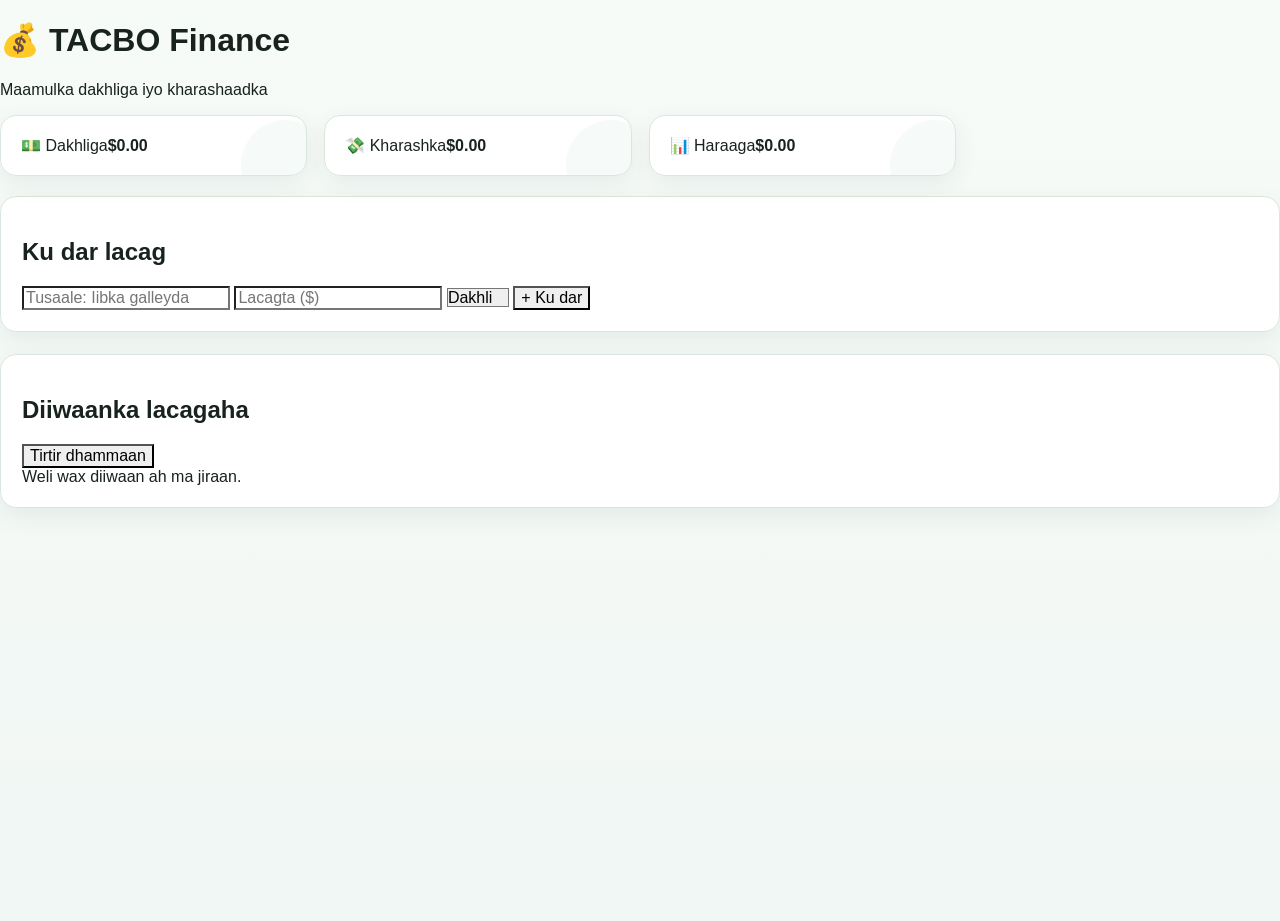
<file: index 3.html>
<!DOCTYPE html>
<html lang="so">
<head>
<meta charset="UTF-8">
<meta name="viewport" content="width=device-width, initial-scale=1.0">
<title>TACBO Finance</title>
<link rel="stylesheet" href="style.css">
</head>
<body>
<header><h1>💰 TACBO Finance</h1><p>Maamulka dakhliga iyo kharashaadka</p></header>
<main>
<section class="cards">
<div class="card"><span>💵 Dakhliga</span><strong id="income">$0.00</strong></div>
<div class="card"><span>💸 Kharashka</span><strong id="expense">$0.00</strong></div>
<div class="card"><span>📊 Haraaga</span><strong id="balance">$0.00</strong></div>
</section>
<section class="panel">
<h2>Ku dar lacag</h2>
<form id="transactionForm">
<input id="description" placeholder="Tusaale: Iibka galleyda" required>
<input id="amount" type="number" min="0.01" step="0.01" placeholder="Lacagta ($)" required>
<select id="type"><option value="income">Dakhli</option><option value="expense">Kharash</option></select>
<button type="submit">+ Ku dar</button>
</form>
</section>
<section class="panel">
<div class="title-row"><h2>Diiwaanka lacagaha</h2><button id="clearBtn" class="danger">Tirtir dhammaan</button></div>
<div id="empty">Weli wax diiwaan ah ma jiraan.</div>
<div id="transactions"></div>
</section>
</main>
<script src="script.js"></script>
</body>
</html>
</file>
<file: style.css>
/* =========================================================
   TACBO AGRO — MODERN PROFESSIONAL DESIGN
   ========================================================= */

*{
  box-sizing:border-box;
  -webkit-tap-highlight-color:transparent;
}

:root{
  --green:#087f47;
  --green-dark:#075b35;
  --green-light:#eaf7f0;
  --green-soft:#f4faf6;

  --white:#ffffff;
  --bg:#f3f8f5;

  --text:#17231c;
  --muted:#68756d;

  --border:#d9e7de;

  --red:#d33131;
  --red-soft:#fff0f0;

  --blue:#1769b0;
  --blue-soft:#edf5ff;

  --orange:#c96f00;
  --orange-soft:#fff5e7;

  --shadow:0 8px 25px rgba(16,59,39,.07);
  --shadow-hover:0 12px 30px rgba(16,59,39,.12);
}

html{
  scroll-behavior:smooth;
}

body{
  margin:0;
  font-family:
    -apple-system,
    BlinkMacSystemFont,
    "Segoe UI",
    Arial,
    Helvetica,
    sans-serif;
  background:
    linear-gradient(
      180deg,
      #f7fbf8 0%,
      #f1f7f4 100%
    );
  color:var(--text);
  min-height:100vh;
}

button,
input,
select,
textarea{
  font:inherit;
}

button{
  cursor:pointer;
  -webkit-appearance:none;
}

button:active{
  transform:scale(.98);
}

input,
select,
textarea{
  -webkit-appearance:none;
}

/* =========================================================
   SIDEBAR
   ========================================================= */

.sidebar{
  position:fixed;
  left:0;
  top:0;
  bottom:0;
  width:270px;
  background:
    linear-gradient(
      180deg,
      #0b3d28 0%,
      #083722 100%
    );
  color:white;
  overflow-y:auto;
  overflow-x:hidden;
  z-index:1000;
  box-shadow:
    5px 0 25px rgba(0,0,0,.08);
  transition:
    transform .28s ease;
}

.sidebar::-webkit-scrollbar{
  width:5px;
}

.sidebar::-webkit-scrollbar-thumb{
  background:rgba(255,255,255,.18);
  border-radius:10px;
}

/* LOGO */

.logo{
  padding:22px 20px 20px;
  border-bottom:
    1px solid rgba(255,255,255,.10);
  background:
    linear-gradient(
      135deg,
      rgba(255,255,255,.05),
      transparent
    );
}

.logo-mark{
  font-size:30px;
  line-height:1;
  margin-bottom:6px;
}

.logo h1{
  margin:0;
  font-size:27px;
  font-weight:800;
  letter-spacing:.4px;
}

.logo h1 span{
  color:#6fcf8f;
}

.logo p{
  margin:5px 0 12px;
  color:#a8c5b5;
  font-size:13px;
  font-weight:500;
}

.company-info{
  font-size:12px;
  line-height:1.65;
  color:#dce8e1;
}

.company-info div{
  margin:2px 0;
}

/* NAV */

.nav{
  padding:15px 13px 25px;
}

.nav-title{
  color:#8fb5a1;
  font-size:11px;
  font-weight:700;
  letter-spacing:.6px;
  margin:
    18px 12px 8px;
  text-transform:uppercase;
}

.nav button{
  width:100%;
  border:0;
  outline:0;
  background:transparent;
  color:#dcebe3;
  text-align:left;
  padding:13px 14px;
  border-radius:12px;
  margin-bottom:4px;
  font-size:15px;
  font-weight:500;
  transition:
    background .2s ease,
    color .2s ease,
    transform .2s ease;
}

.nav button:hover{
  background:
    rgba(255,255,255,.07);
  color:white;
}

.nav button.active{
  background:
    linear-gradient(
      135deg,
      #18995a,
      #12874e
    );
  color:white;
  box-shadow:
    0 6px 16px rgba(0,0,0,.13);
}

/* =========================================================
   MAIN
   ========================================================= */

.main{
  margin-left:270px;
  min-height:100vh;
}

/* =========================================================
   TOPBAR
   ========================================================= */

.topbar{
  height:76px;
  background:
    rgba(255,255,255,.96);
  backdrop-filter:
    blur(12px);
  -webkit-backdrop-filter:
    blur(12px);
  border-bottom:
    1px solid var(--border);
  display:flex;
  align-items:center;
  justify-content:space-between;
  padding:
    0 28px;
  position:sticky;
  top:0;
  z-index:500;
}

.topbar > div:first-child{
  display:flex;
  align-items:center;
  gap:13px;
}

.menu{
  display:none;
  border:0;
  background:transparent;
  color:#087fce;
  font-size:29px;
  width:42px;
  height:42px;
  border-radius:10px;
}

.menu:hover{
  background:#eef7f3;
}

/* SEARCH */

.search{
  width:310px;
  height:46px;
  padding:
    0 16px;
  border:
    1px solid var(--border);
  border-radius:13px;
  outline:none;
  background:#fbfdfc;
  color:var(--text);
  font-size:15px;
  transition:
    border .2s ease,
    box-shadow .2s ease,
    background .2s ease;
}

.search::placeholder{
  color:#98a39d;
}

.search:focus{
  border-color:var(--green);
  background:white;
  box-shadow:
    0 0 0 4px rgba(8,127,71,.08);
}

.brand{
  color:var(--green);
  font-weight:800;
  font-size:20px;
  letter-spacing:.3px;
}

/* =========================================================
   CONTENT
   ========================================================= */

.content{
  padding:30px;
}

/* =========================================================
   PAGES
   ========================================================= */

.page{
  display:none;
  animation:
    pageIn .22s ease;
}

.page.active{
  display:block;
}

@keyframes pageIn{
  from{
    opacity:0;
    transform:translateY(5px);
  }

  to{
    opacity:1;
    transform:translateY(0);
  }
}

.page-head{
  display:flex;
  justify-content:space-between;
  align-items:center;
  gap:18px;
  margin-bottom:22px;
}

.page-head h2{
  margin:0;
  font-size:28px;
  font-weight:800;
  letter-spacing:-.7px;
}

.page-head p{
  margin:7px 0 0;
  color:var(--muted);
  font-size:14px;
}

/* =========================================================
   BUTTONS
   ========================================================= */

.btn{
  border:0;
  border-radius:10px;
  padding:
    11px 17px;
  font-size:14px;
  font-weight:700;
  transition:
    transform .15s ease,
    box-shadow .2s ease,
    background .2s ease;
}

.green-btn{
  background:
    linear-gradient(
      135deg,
      var(--green),
      #099152
    );
  color:white;
  box-shadow:
    0 5px 14px rgba(8,127,71,.16);
}

.green-btn:hover{
  background:
    linear-gradient(
      135deg,
      var(--green-dark),
      var(--green)
    );
  box-shadow:
    0 8px 18px rgba(8,127,71,.22);
}

.gray-btn{
  background:#edf3ef;
  color:#39463e;
}

.gray-btn:hover{
  background:#e3ebe6;
}

.blue-btn{
  background:var(--blue-soft);
  color:#165b96;
}

.blue-btn:hover{
  background:#dcecff;
}

.red-btn{
  background:var(--red-soft);
  color:#b52626;
}

.red-btn:hover{
  background:#ffe1e1;
}

/* =========================================================
   DASHBOARD CARDS
   ========================================================= */

.cards{
  display:grid;
  grid-template-columns:
    repeat(4,minmax(0,1fr));
  gap:17px;
  margin-bottom:20px;
}

.card{
  position:relative;
  background:
    rgba(255,255,255,.96);
  border:
    1px solid var(--border);
  border-radius:16px;
  padding:20px;
  box-shadow:var(--shadow);
  overflow:hidden;
  transition:
    transform .2s ease,
    box-shadow .2s ease;
}

.card::after{
  content:"";
  position:absolute;
  right:-25px;
  bottom:-35px;
  width:90px;
  height:90px;
  background:
    rgba(8,127,71,.035);
  border-radius:50%;
}

.card:hover{
  transform:translateY(-2px);
  box-shadow:var(--shadow-hover);
}

.card-title{
  position:relative;
  z-index:2;
  font-size:13px;
  color:var(--muted);
  font-weight:600;
}

.card-number{
  position:relative;
  z-index:2;
  margin-top:10px;
  font-size:29px;
  font-weight:800;
  letter-spacing:-.7px;
}

.green-text{
  color:var(--green);
}

.red-text{
  color:var(--red);
}

.blue-text{
  color:var(--blue);
}

.orange-text{
  color:var(--orange);
}

/* =========================================================
   PANELS
   ========================================================= */

.panel{
  background:
    rgba(255,255,255,.97);
  border:
    1px solid var(--border);
  border-radius:16px;
  padding:21px;
  box-shadow:var(--shadow);
  margin-bottom:22px;
}

.panel h3{
  margin:0 0 17px;
  font-size:19px;
  font-weight:800;
  letter-spacing:-.2px;
}

/* =========================================================
   QUICK ACTIONS
   ========================================================= */

.quick{
  display:grid;
  grid-template-columns:
    repeat(5,minmax(0,1fr));
  gap:12px;
}

.quick button{
  min-height:72px;
  background:
    linear-gradient(
      180deg,
      #ffffff,
      #f9fcfa
    );
  border:
    1px solid var(--border);
  border-radius:13px;
  padding:14px 8px;
  color:#087fce;
  font-size:16px;
  font-weight:600;
  transition:
    border .2s ease,
    box-shadow .2s ease,
    transform .15s ease;
}

.quick button:hover{
  border-color:#9bd0b4;
  box-shadow:
    0 7px 18px rgba(8,127,71,.08);
  transform:translateY(-2px);
}

/* =========================================================
   TABLE
   ========================================================= */

.table-wrap{
  overflow-x:auto;
  border-radius:11px;
}

table{
  width:100%;
  border-collapse:separate;
  border-spacing:0;
  min-width:650px;
}

th,
td{
  padding:
    14px 12px;
  border-bottom:
    1px solid var(--border);
  text-align:left;
  font-size:13px;
}

th{
  background:#f5f9f6;
  color:#536057;
  font-size:12px;
  font-weight:800;
  text-transform:none;
}

th:first-child{
  border-top-left-radius:9px;
}

th:last-child{
  border-top-right-radius:9px;
}

tbody tr{
  transition:
    background .15s ease;
}

tbody tr:hover{
  background:#f8fbf9;
}

tbody tr:last-child td{
  border-bottom:0;
}

.empty{
  text-align:center;
  padding:42px 20px;
  color:#7b877f;
  font-size:14px;
}

.actions{
  display:flex;
  gap:6px;
  flex-wrap:wrap;
}

/* =========================================================
   FORMS
   ========================================================= */

.form-grid{
  display:grid;
  grid-template-columns:
    repeat(2,minmax(0,1fr));
  gap:16px;
}

.field label{
  display:block;
  font-weight:700;
  font-size:12px;
  color:#4b574f;
  margin-bottom:7px;
}

.field input,
.field select,
.field textarea{
  width:100%;
  padding:
    12px 13px;
  border:
    1px solid var(--border);
  border-radius:10px;
  outline:none;
  background:#fbfdfc;
  color:var(--text);
  transition:
    border .2s ease,
    box-shadow .2s ease,
    background .2s ease;
}

.field input,
.field select{
  min-height:45px;
}

.field textarea{
  resize:vertical;
  min-height:90px;
}

.field input:focus,
.field select:focus,
.field textarea:focus{
  border-color:var(--green);
  background:white;
  box-shadow:
    0 0 0 4px rgba(8,127,71,.07);
}

.full{
  grid-column:1/-1;
}

.form-actions{
  display:flex;
  justify-content:flex-end;
  gap:9px;
  margin-top:20px;
  padding-top:17px;
  border-top:
    1px solid var(--border);
}

/* =========================================================
   MODAL
   ========================================================= */

.modal{
  display:none;
  position:fixed;
  inset:0;
  background:
    rgba(7,35,22,.55);
  backdrop-filter:
    blur(3px);
  -webkit-backdrop-filter:
    blur(3px);
  z-index:2000;
  padding:15px;
  align-items:center;
  justify-content:center;
}

.modal.show{
  display:flex;
}

.modal-box{
  background:white;
  width:min(650px,100%);
  max-height:92vh;
  overflow:auto;
  border-radius:18px;
  box-shadow:
    0 25px 70px rgba(0,0,0,.22);
  animation:
    modalIn .2s ease;
}

@keyframes modalIn{
  from{
    opacity:0;
    transform:translateY(15px) scale(.98);
  }

  to{
    opacity:1;
    transform:translateY(0) scale(1);
  }
}

.modal-head{
  padding:
    19px 21px;
  border-bottom:
    1px solid var(--border);
  display:flex;
  justify-content:space-between;
  align-items:center;
  position:sticky;
  top:0;
  background:white;
  z-index:2;
}

.modal-head h3{
  margin:0;
  font-size:19px;
  font-weight:800;
}

.close{
  border:0;
  background:#f1f6f3;
  color:#1683d8;
  font-size:25px;
  width:38px;
  height:38px;
  border-radius:10px;
  line-height:1;
  display:flex;
  align-items:center;
  justify-content:center;
}

.close:hover{
  background:#e6f1eb;
}

.modal-body{
  padding:21px;
}

/* =========================================================
   STATUS / NOTIFICATION
   ========================================================= */

.status{
  display:none;
  position:fixed;
  left:50%;
  bottom:22px;
  transform:translateX(-50%);
  padding:
    12px 18px;
  border-radius:11px;
  color:white;
  background:
    #123b27;
  z-index:3000;
  max-width:90%;
  text-align:center;
  font-size:14px;
  font-weight:600;
  box-shadow:
    0 8px 25px rgba(0,0,0,.15);
}

.status.show{
  display:block;
  animation:
    statusIn .2s ease;
}

.status.error{
  background:#bd2d22;
}

@keyframes statusIn{
  from{
    opacity:0;
    transform:
      translate(-50%,10px);
  }

  to{
    opacity:1;
    transform:
      translate(-50%,0);
  }
}

/* =========================================================
   MOBILE SIDEBAR OVERLAY
   ========================================================= */

@media(max-width:900px){

  .sidebar{
    width:300px;
    transform:
      translateX(-105%);
    box-shadow:
      12px 0 35px rgba(0,0,0,.18);
  }

  .sidebar.open{
    transform:
      translateX(0);
  }

  .main{
    margin-left:0;
  }

  .menu{
    display:flex;
    align-items:center;
    justify-content:center;
  }

  .topbar{
    height:76px;
    padding:
      0 18px;
  }

  .search{
    width:230px;
  }

  .brand{
    font-size:18px;
  }

  .content{
    padding:22px;
  }

  .cards{
    grid-template-columns:
      repeat(2,minmax(0,1fr));
    gap:14px;
  }

  .quick{
    grid-template-columns:
      repeat(2,minmax(0,1fr));
  }
}

/* =========================================================
   IPHONE / SMALL MOBILE
   ========================================================= */

@media(max-width:550px){

  body{
    background:
      linear-gradient(
        180deg,
        #f7fbf8,
        #f0f6f3
      );
  }

  .topbar{
    height:76px;
    padding:
      0 14px;
    gap:8px;
  }

  .topbar > div:first-child{
    gap:8px;
    min-width:0;
  }

  .menu{
    width:38px;
    height:42px;
    font-size:27px;
    flex-shrink:0;
  }

  .search{
    width:180px;
    height:45px;
    padding:
      0 12px;
    font-size:14px;
  }

  .brand{
    font-size:15px;
    white-space:nowrap;
  }

  .content{
    padding:
      17px 15px 30px;
  }

  .page-head{
    align-items:flex-start;
    flex-direction:column;
    gap:13px;
    margin-bottom:17px;
  }

  .page-head h2{
    font-size:27px;
  }

  .page-head p{
    font-size:13px;
  }

  .page-head .btn{
    width:100%;
  }

  /* DASHBOARD */

  .cards{
    grid-template-columns:
      repeat(2,minmax(0,1fr));
    gap:10px;
    margin-bottom:12px;
  }

  .card{
    min-height:118px;
    padding:
      16px 14px;
    border-radius:15px;
  }

  .card-title{
    font-size:12px;
    line-height:1.35;
  }

  .card-number{
    font-size:23px;
    margin-top:11px;
    word-break:break-word;
  }

  /* PANELS */

  .panel{
    padding:
      17px 14px;
    border-radius:16px;
    margin-bottom:16px;
  }

  .panel h3{
    font-size:19px;
    line-height:1.3;
  }

  /* QUICK */

  .quick{
    grid-template-columns:
      repeat(2,minmax(0,1fr));
    gap:10px;
  }

  .quick button{
    min-height:78px;
    padding:12px 6px;
    font-size:15px;
    border-radius:13px;
  }

  /* FORM */

  .form-grid{
    grid-template-columns:1fr;
    gap:14px;
  }

  .full{
    grid-column:auto;
  }

  .form-actions{
    display:grid;
    grid-template-columns:
      1fr 1fr;
  }

  .form-actions .btn{
    width:100%;
  }

  /* MODAL */

  .modal{
    padding:9px;
  }

  .modal-box{
    width:100%;
    max-height:
      calc(100vh - 18px);
    border-radius:16px;
  }

  .modal-head{
    padding:
      16px;
  }

  .modal-body{
    padding:
      16px;
  }

  /* TABLE */

  .table-wrap{
    margin:
      0 -2px;
  }

  table{
    min-width:680px;
  }

  th,
  td{
    padding:
      12px 10px;
    font-size:12px;
  }

  /* STATUS */

  .status{
    bottom:14px;
    font-size:13px;
    padding:
      11px 15px;
  }
}

/* =========================================================
   VERY SMALL PHONES
   ========================================================= */

@media(max-width:390px){

  .search{
    width:145px;
  }

  .brand{
    font-size:14px;
  }

  .content{
    padding:
      15px 12px 25px;
  }

  .cards{
    gap:8px;
  }

  .card{
    padding:
      14px 12px;
    min-height:110px;
  }

  .card-number{
    font-size:20px;
  }

  .quick button{
    font-size:14px;
  }

  .page-head h2{
    font-size:25px;
  }
}

/* =========================================================
   SAFE AREA — iPHONE
   ========================================================= */

@supports(padding:max(0px)){

  .topbar{
    padding-left:
      max(14px, env(safe-area-inset-left));
    padding-right:
      max(14px, env(safe-area-inset-right));
  }

  .content{
    padding-bottom:
      max(30px, env(safe-area-inset-bottom));
  }
}

/* =========================================================
   ACCESSIBILITY
   ========================================================= */

button:focus-visible,
input:focus-visible,
select:focus-visible,
textarea:focus-visible{
  outline:
    3px solid rgba(8,127,71,.18);
  outline-offset:2px;
}

/* =========================================================
   PRINT
   ========================================================= */

@media print{

  .sidebar,
  .topbar,
  .menu,
  .btn,
  .actions,
  .quick{
    display:none !important;
  }

  .main{
    margin-left:0;
  }

  .content{
    padding:0;
  }

  .card,
  .panel{
    box-shadow:none;
    break-inside:avoid;
  }

  body{
    background:white;
  }
}
</file>
